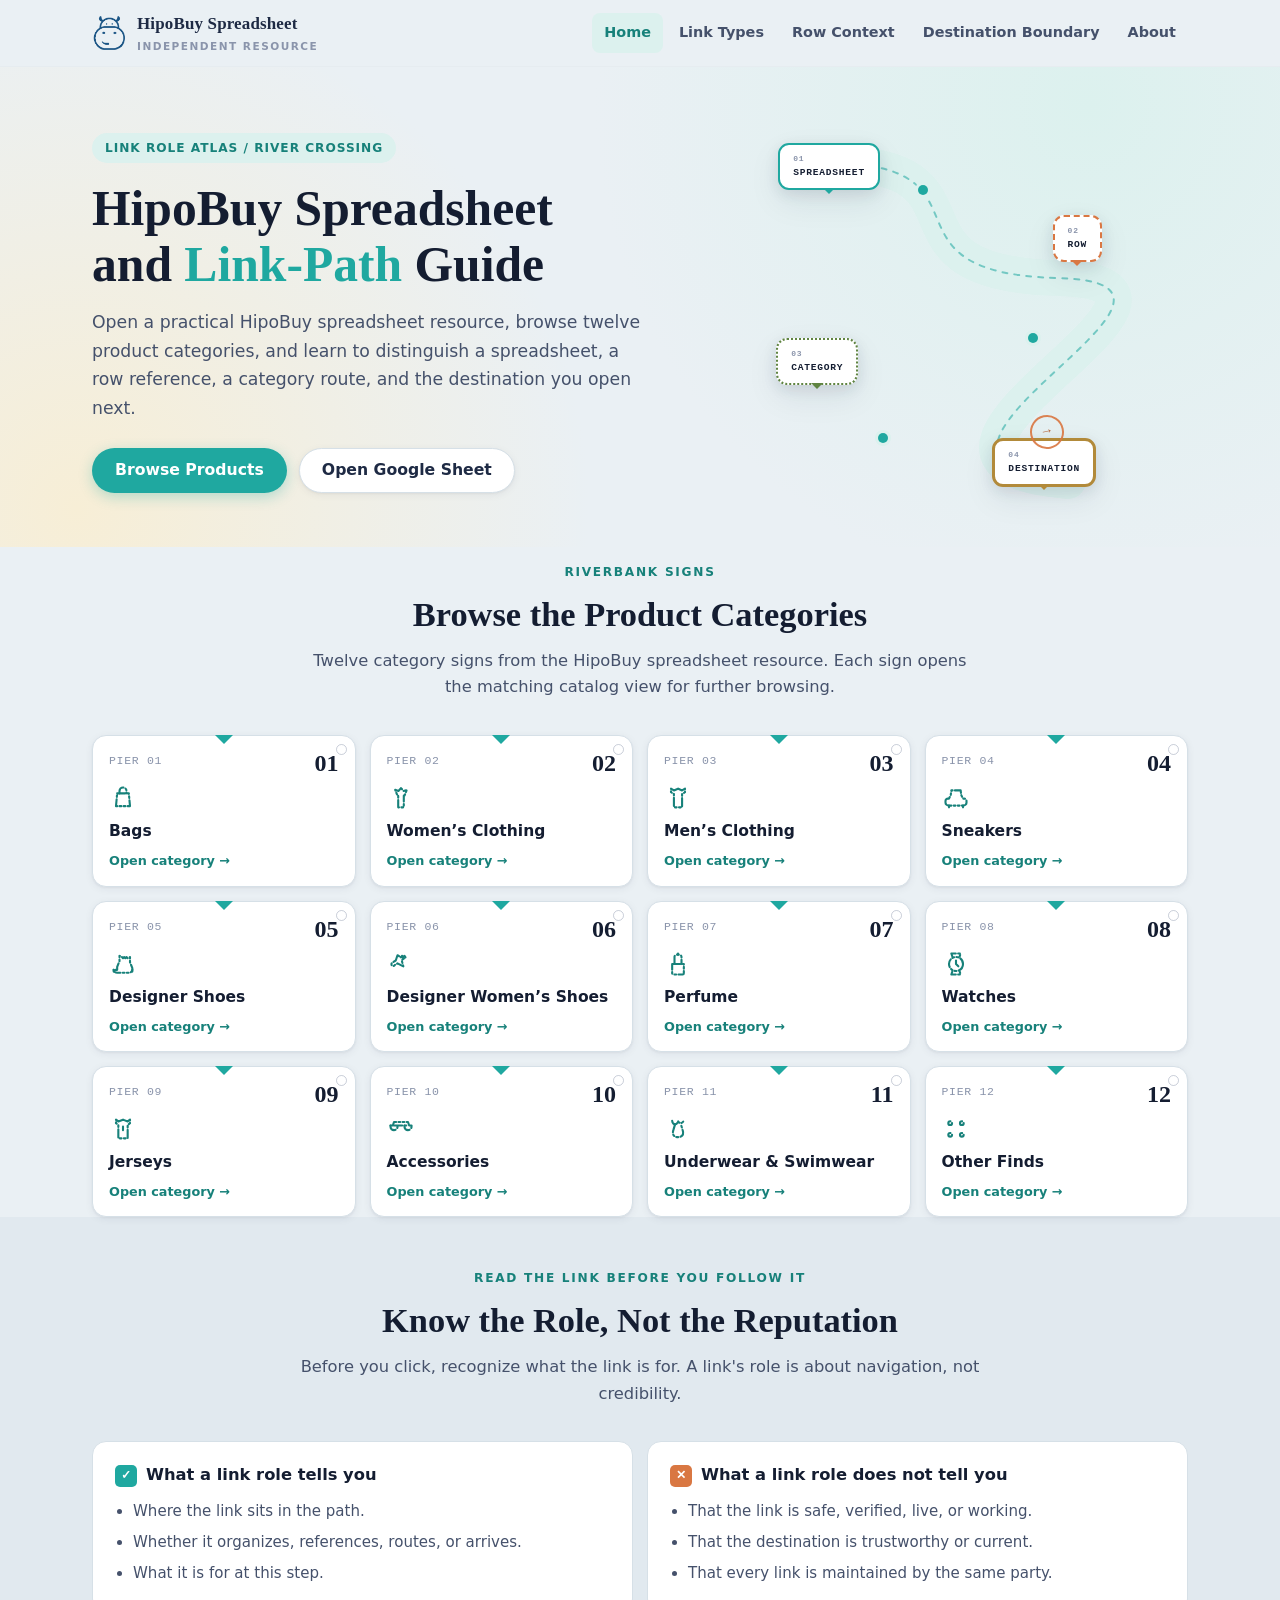
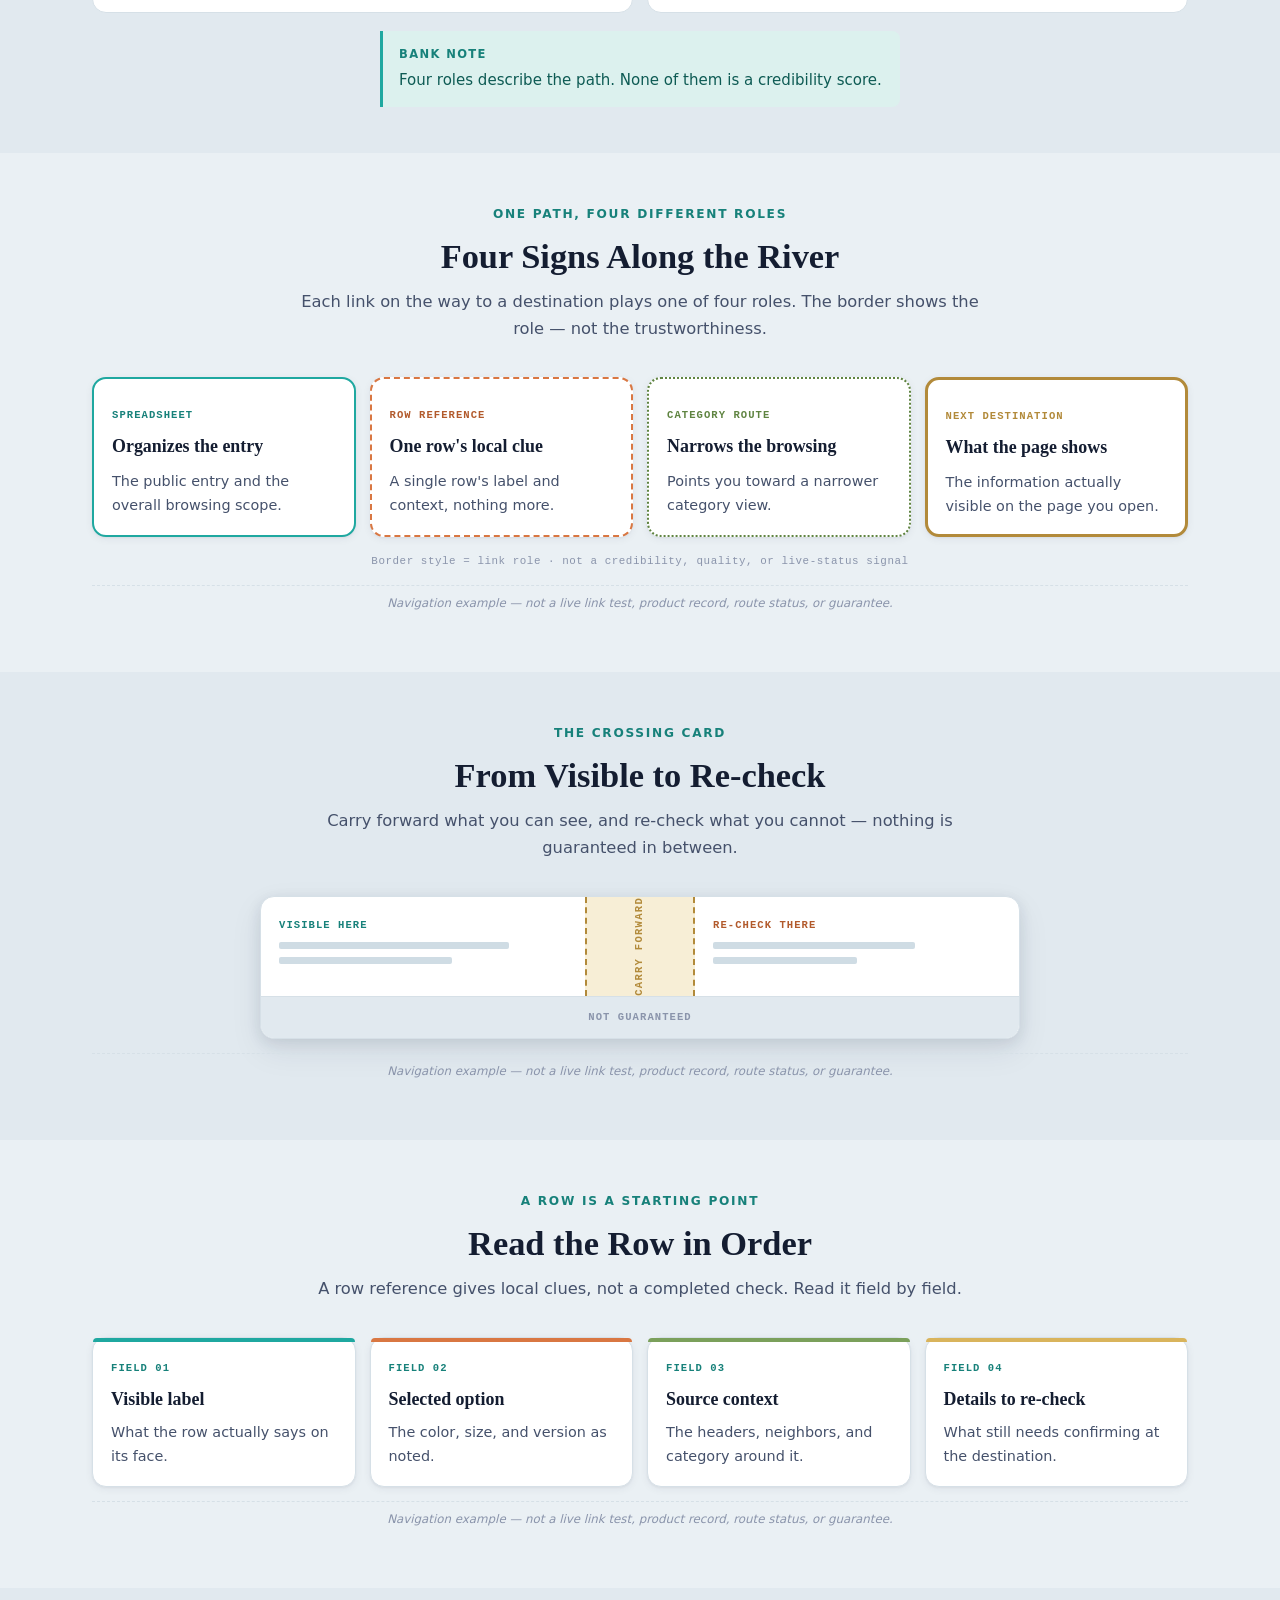
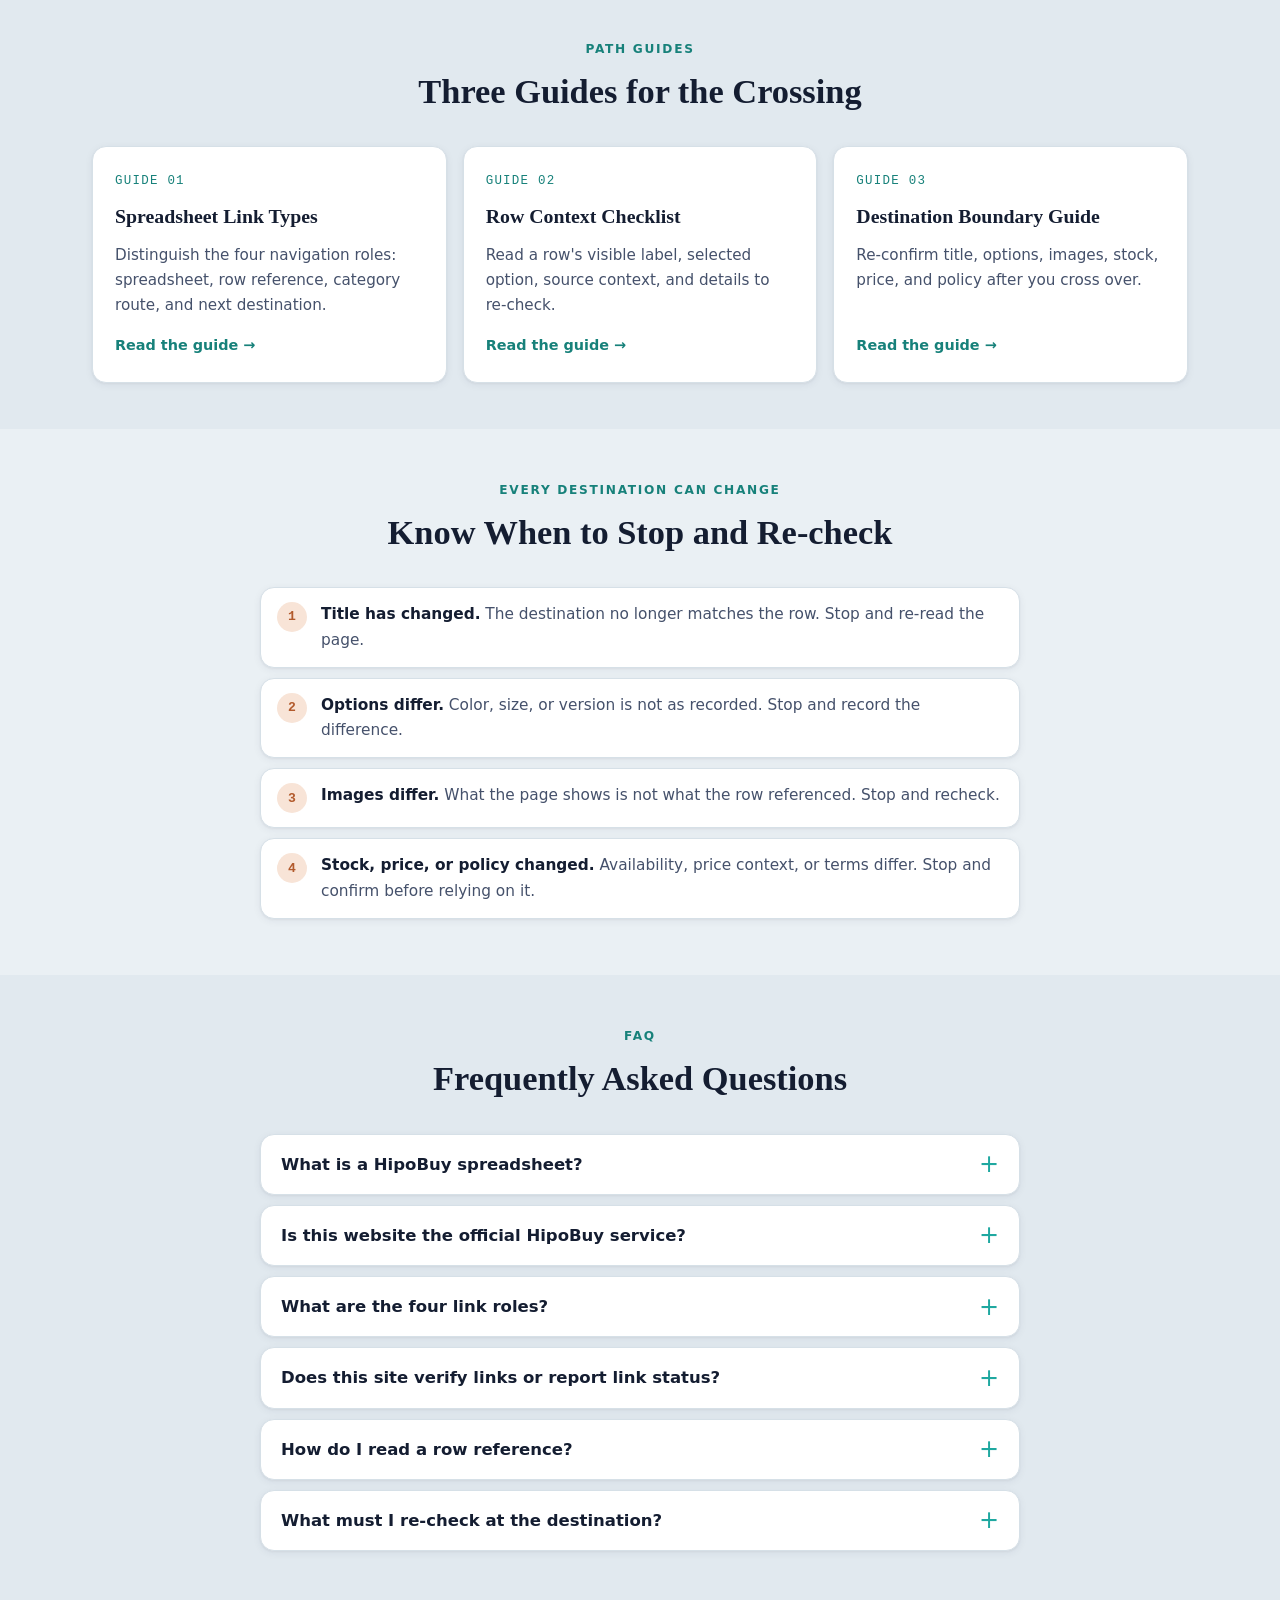
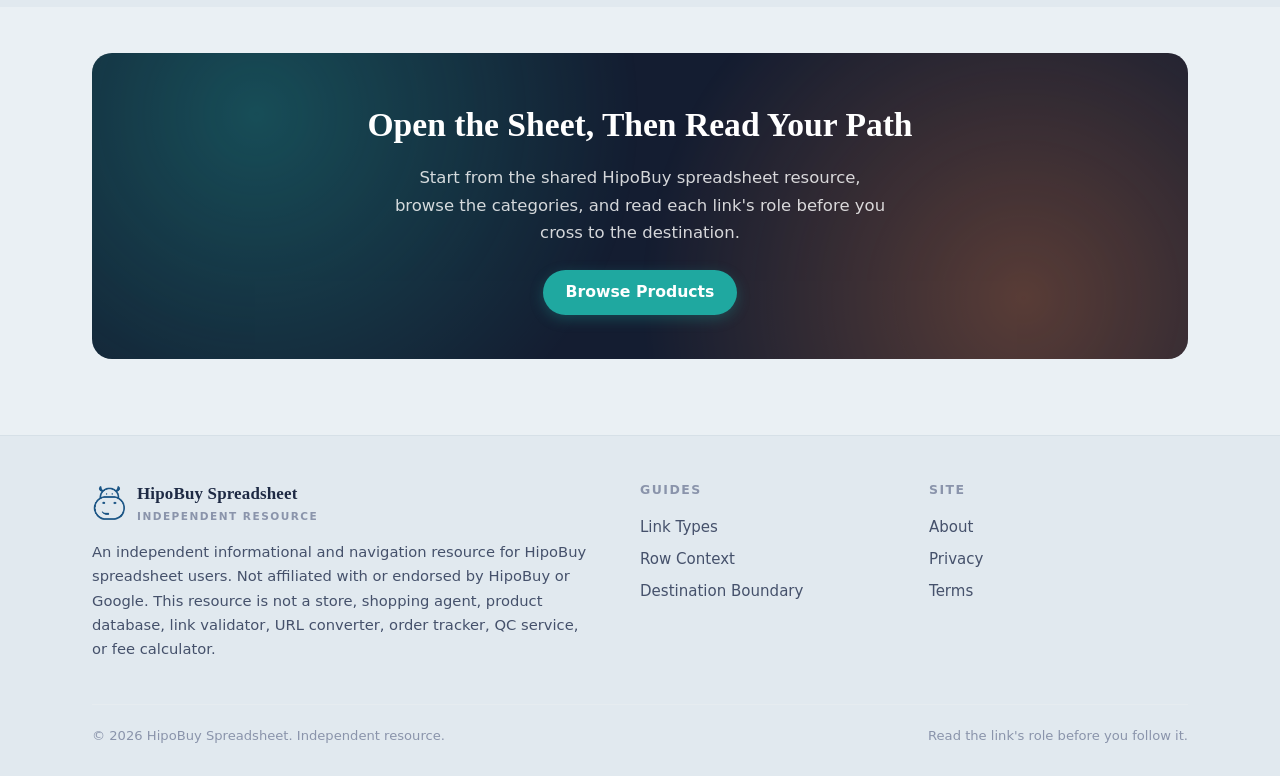
<file: index.html>
<!DOCTYPE html>
<html lang="en">
<head>
  <meta charset="UTF-8">
  <meta name="viewport" content="width=device-width, initial-scale=1.0">
  <script charset="UTF-8" id="LA_COLLECT" src="//sdk.51.la/js-sdk-pro.min.js"></script>
  <script>LA.init({id:"3R7KyZ6nqq0NWQsc",ck:"3R7KyZ6nqq0NWQsc"})</script>
  <meta name="google-site-verification" content="XJH5bWyu3Ub_fdbfXnCgktieLxeAN7sLbtjSL6n2SaM" />
  <title>HipoBuy Spreadsheet &amp; Link-Path Guide | Independent Resource</title>
  <meta name="description" content="Open a practical HipoBuy spreadsheet resource, browse categories, and distinguish a spreadsheet, row reference, category route, and next destination.">
  <link rel="canonical" href="https://repglide.github.io/hipobuy-spreadsheet/">
  <link rel="icon" type="image/png" href="./assets/images/favicon.png">
  <link rel="stylesheet" href="./assets/css/styles.css">

  <!-- Open Graph / Twitter -->
  <meta property="og:type" content="website">
  <meta property="og:url" content="https://repglide.github.io/hipobuy-spreadsheet/">
  <meta property="og:title" content="HipoBuy Spreadsheet &amp; Link-Path Guide | Independent Resource">
  <meta property="og:description" content="Open a practical HipoBuy spreadsheet resource, browse categories, and distinguish a spreadsheet, row reference, category route, and next destination.">
  <meta name="twitter:card" content="summary">
  <meta name="twitter:title" content="HipoBuy Spreadsheet &amp; Link-Path Guide | Independent Resource">
  <meta name="twitter:description" content="Open a practical HipoBuy spreadsheet resource, browse categories, and distinguish a spreadsheet, row reference, category route, and next destination.">

  <!-- JSON-LD Structured Data -->
  <script type="application/ld+json">
  {
    "@context": "https://schema.org",
    "@graph": [
      {
        "@type": "WebSite",
        "@id": "https://repglide.github.io/hipobuy-spreadsheet/#website",
        "url": "https://repglide.github.io/hipobuy-spreadsheet/",
        "name": "HipoBuy Spreadsheet & Link-Path Guide",
        "description": "Independent directory and informational guide for HipoBuy spreadsheet users, built around a Link Role Atlas that distinguishes a spreadsheet, a row reference, a category route, and the next destination."
      },
      {
        "@type": "WebPage",
        "@id": "https://repglide.github.io/hipobuy-spreadsheet/#webpage",
        "url": "https://repglide.github.io/hipobuy-spreadsheet/",
        "name": "HipoBuy Spreadsheet and Link-Path Guide",
        "isPartOf": { "@id": "https://repglide.github.io/hipobuy-spreadsheet/#website" },
        "description": "Open a practical HipoBuy spreadsheet resource, browse categories, and distinguish a spreadsheet, row reference, category route, and next destination."
      },
      {
        "@type": "FAQPage",
        "mainEntity": [
          {
            "@type": "Question",
            "name": "What is a HipoBuy spreadsheet?",
            "acceptedAnswer": {
              "@type": "Answer",
              "text": "A HipoBuy spreadsheet is a shared document that compiles listing references, category groupings, and product links formatted for use with agent shopping services. It is a reference to research, not an official, live, or complete product catalog."
            }
          },
          {
            "@type": "Question",
            "name": "Is this website the official HipoBuy service?",
            "acceptedAnswer": {
              "@type": "Answer",
              "text": "No. This website is an independent informational and navigation resource. It is not affiliated with, endorsed by, or operated by HipoBuy or Google."
            }
          },
          {
            "@type": "Question",
            "name": "What are the four link roles?",
            "acceptedAnswer": {
              "@type": "Answer",
              "text": "Spreadsheet organizes the public entry and overall browsing scope. Row reference provides one row's local clue and context. Category route helps narrow the browsing category. Next destination shows the information actually visible on the current page. These roles describe navigation purpose, not credibility, quality, or live status."
            }
          },
          {
            "@type": "Question",
            "name": "Does this site verify links or report link status?",
            "acceptedAnswer": {
              "@type": "Answer",
              "text": "No. This resource is not a link validator, a URL converter, an order tracker, or a QC service. It does not test links, report live status, or label anything safe, verified, live, or working."
            }
          },
          {
            "@type": "Question",
            "name": "How do I read a row reference?",
            "acceptedAnswer": {
              "@type": "Answer",
              "text": "Read a row in order: the visible label, the selected option, the source context, and the details that still need re-checking. A row is a starting point, not a completed check."
            }
          },
          {
            "@type": "Question",
            "name": "What must I re-check at the destination?",
            "acceptedAnswer": {
              "@type": "Answer",
              "text": "Title, options, images, stock, price, and policy can all change after you leave the current page, so re-confirm them on the destination page you actually open."
            }
          }
        ]
      }
    ]
  }
  </script>
</head>
<body>
  <a href="#main-content" class="skip-link">Skip to main content</a>

  <!-- Header -->
  <header class="site-header">
    <div class="container header-inner">
      <a href="./index.html" class="brand" aria-label="HipoBuy Spreadsheet Home">
        <img src="./assets/images/logo.png" alt="HipoBuy logo" width="34" height="34">
        <span class="brand-name">HipoBuy Spreadsheet<small>Independent Resource</small></span>
      </a>
      <button class="mobile-nav-toggle" aria-expanded="false" aria-label="Toggle navigation menu">
        <svg viewBox="0 0 24 24" fill="none" stroke="currentColor" stroke-width="2" width="22" height="22"><line x1="3" y1="6" x2="21" y2="6"></line><line x1="3" y1="12" x2="21" y2="12"></line><line x1="3" y1="18" x2="21" y2="18"></line></svg>
      </button>
      <nav class="main-nav" aria-label="Primary Navigation">
        <ul>
          <li><a href="./index.html" class="active">Home</a></li>
          <li><a href="./spreadsheet-link-types/">Link Types</a></li>
          <li><a href="./row-context-checklist/">Row Context</a></li>
          <li><a href="./destination-boundary-guide/">Destination Boundary</a></li>
          <li><a href="./about/">About</a></li>
        </ul>
      </nav>
    </div>
  </header>

  <main id="main-content">
    <!-- Hero -->
    <section class="hero-section">
      <div class="container hero-grid">
        <div>
          <span class="hero-badge">Link Role Atlas / River Crossing</span>
          <h1 class="hero-title">HipoBuy Spreadsheet and <em>Link-Path</em> Guide</h1>
          <p class="hero-description">Open a practical HipoBuy spreadsheet resource, browse twelve product categories, and learn to distinguish a spreadsheet, a row reference, a category route, and the destination you open next.</p>
          <div class="hero-actions">
            <a href="https://repglide.com/?agent=hipobuy" class="btn btn-primary" target="_blank" rel="nofollow noopener">Browse Products</a>
            <a href="https://docs.google.com/spreadsheets/d/1uQTUbyTbiXE8UWRcFkqmGeQvpUA7N_ya/edit?usp=sharing&amp;ouid=102900013243329745539&amp;rtpof=true&amp;sd=true" class="btn btn-secondary" target="_blank" rel="noopener">Open Google Sheet</a>
          </div>
        </div>
        <div class="hero-visual" aria-hidden="true">
          <div class="river-map">
            <svg class="river-svg" viewBox="0 0 340 380" preserveAspectRatio="xMidYMid meet">
              <path d="M30 40 C250 30, 90 150, 290 155 S 70 340, 300 358" fill="none" stroke="#DCF1EE" stroke-width="36" stroke-linecap="round"></path>
              <path d="M30 40 C250 30, 90 150, 290 155 S 70 340, 300 358" fill="none" stroke="#1FA8A0" stroke-width="2" stroke-dasharray="5 7" opacity="0.55" stroke-linecap="round"></path>
            </svg>
            <span class="sign sign-spreadsheet"><span class="s-tag">01</span>Spreadsheet</span>
            <span class="sign sign-row"><span class="s-tag">02</span>Row</span>
            <span class="sign sign-category"><span class="s-tag">03</span>Category</span>
            <span class="sign sign-destination"><span class="s-tag">04</span>Destination</span>
            <span class="route-token rt-1"></span>
            <span class="route-token rt-2"></span>
            <span class="route-token rt-3"></span>
            <span class="destination-stamp">→</span>
          </div>
        </div>
      </div>
    </section>

    <!-- Product Categories (immediately after Hero) -->
    <section class="categories-section" id="categories" aria-labelledby="cat-heading">
      <div class="container">
        <div class="section-header">
          <span class="eyebrow">Riverbank Signs</span>
          <h2 class="section-title" id="cat-heading">Browse the Product Categories</h2>
          <p class="section-lead">Twelve category signs from the HipoBuy spreadsheet resource. Each sign opens the matching catalog view for further browsing.</p>
        </div>

        <div class="cat-grid">
          <a class="cat-card" href="https://repglide.com/category/bags?agent=hipobuy" target="_blank" rel="nofollow noopener">
            <span class="cat-top"><span class="cat-code">PIER 01</span><span class="cat-spec">01</span></span>
            <span class="cat-icon" aria-hidden="true"><svg viewBox="0 0 24 24" fill="none" stroke="currentColor" stroke-width="1.8" stroke-linecap="round" stroke-linejoin="round" stroke-dasharray="7 2 1.5 2 1.5 2"><path d="M7 8h10l1 11H6L7 8Z"/><path d="M9 8V6a3 3 0 0 1 6 0v2"/></svg></span>
            <span class="cat-name">Bags</span>
            <span class="cat-arrow">Open category →</span>
          </a>
          <a class="cat-card" href="https://repglide.com/category/womens-clothing?agent=hipobuy" target="_blank" rel="nofollow noopener">
            <span class="cat-top"><span class="cat-code">PIER 02</span><span class="cat-spec">02</span></span>
            <span class="cat-icon" aria-hidden="true"><svg viewBox="0 0 24 24" fill="none" stroke="currentColor" stroke-width="1.8" stroke-linecap="round" stroke-linejoin="round" stroke-dasharray="7 2 1.5 2 1.5 2"><path d="M12 3.5 9.8 6 7 5l2 5h.6V20h4.8V10H15l2-5-2.8 1L12 3.5Z"/></svg></span>
            <span class="cat-name">Women&rsquo;s Clothing</span>
            <span class="cat-arrow">Open category →</span>
          </a>
          <a class="cat-card" href="https://repglide.com/category/mens-clothing?agent=hipobuy" target="_blank" rel="nofollow noopener">
            <span class="cat-top"><span class="cat-code">PIER 03</span><span class="cat-spec">03</span></span>
            <span class="cat-icon" aria-hidden="true"><svg viewBox="0 0 24 24" fill="none" stroke="currentColor" stroke-width="1.8" stroke-linecap="round" stroke-linejoin="round" stroke-dasharray="7 2 1.5 2 1.5 2"><path d="M12 4 8.5 5.5 6 4v3l2.5 1.5V20h7V8.5L18 7V4l-2.5 1.5L12 4Z"/></svg></span>
            <span class="cat-name">Men&rsquo;s Clothing</span>
            <span class="cat-arrow">Open category →</span>
          </a>
          <a class="cat-card" href="https://repglide.com/category/sneakers?agent=hipobuy" target="_blank" rel="nofollow noopener">
            <span class="cat-top"><span class="cat-code">PIER 04</span><span class="cat-spec">04</span></span>
            <span class="cat-icon" aria-hidden="true"><svg viewBox="0 0 24 24" fill="none" stroke="currentColor" stroke-width="1.8" stroke-linecap="round" stroke-linejoin="round" stroke-dasharray="7 2 1.5 2 1.5 2"><path d="M3 16v-1.5c0-1 1-2 2-2h1l1.5-3L8 5.5h8l.5 4L18 12.5h1c1 0 2 1 2 2V16c0 1.5-1.5 2.5-3 2.5H6c-1.5 0-3-1-3-2.5Z"/><path d="M6 18.5V20M18 18.5V20"/></svg></span>
            <span class="cat-name">Sneakers</span>
            <span class="cat-arrow">Open category →</span>
          </a>
          <a class="cat-card" href="https://repglide.com/category/designer-shoes?agent=hipobuy" target="_blank" rel="nofollow noopener">
            <span class="cat-top"><span class="cat-code">PIER 05</span><span class="cat-spec">05</span></span>
            <span class="cat-icon" aria-hidden="true"><svg viewBox="0 0 24 24" fill="none" stroke="currentColor" stroke-width="1.8" stroke-linecap="round" stroke-linejoin="round" stroke-dasharray="7 2 1.5 2 1.5 2"><path d="M4 17c0 1.5 1.5 2.5 3 2.5h10c1.5 0 3-1 3-2.5v-1.5l-2-5V6l-2 1-1-1-1 1-1-1-1 1-1-1-2-1v4.5l-2 5V17Z"/><path d="M4 17v1.5M20 17v1.5"/></svg></span>
            <span class="cat-name">Designer Shoes</span>
            <span class="cat-arrow">Open category →</span>
          </a>
          <a class="cat-card" href="https://repglide.com/category/designer-womens-shoes?agent=hipobuy" target="_blank" rel="nofollow noopener">
            <span class="cat-top"><span class="cat-code">PIER 06</span><span class="cat-spec">06</span></span>
            <span class="cat-icon" aria-hidden="true"><svg viewBox="0 0 24 24" fill="none" stroke="currentColor" stroke-width="1.8" stroke-linecap="round" stroke-linejoin="round" stroke-dasharray="7 2 1.5 2 1.5 2"><path d="M9 4.5 7.5 9 5 10.5c-1 .5-1.5 1.5-1 2.5s2 1 2.5 0L9 11.5 14 14l-1.5-5.5L16 6.5 15 5l-1.5 1.5L13 5l-1.5 1.5L10 5 9 4.5Z"/></svg></span>
            <span class="cat-name">Designer Women&rsquo;s Shoes</span>
            <span class="cat-arrow">Open category →</span>
          </a>
          <a class="cat-card" href="https://repglide.com/category/perfume?agent=hipobuy" target="_blank" rel="nofollow noopener">
            <span class="cat-top"><span class="cat-code">PIER 07</span><span class="cat-spec">07</span></span>
            <span class="cat-icon" aria-hidden="true"><svg viewBox="0 0 24 24" fill="none" stroke="currentColor" stroke-width="1.8" stroke-linecap="round" stroke-linejoin="round" stroke-dasharray="7 2 1.5 2 1.5 2"><path d="M9 12V6a2 2 0 0 1 2-2h2a2 2 0 0 1 2 2v6"/><path d="M7 12h10v8a1 1 0 0 1-1 1H8a1 1 0 0 1-1-1v-8Z"/><path d="M12 4V3"/></svg></span>
            <span class="cat-name">Perfume</span>
            <span class="cat-arrow">Open category →</span>
          </a>
          <a class="cat-card" href="https://repglide.com/category/watches?agent=hipobuy" target="_blank" rel="nofollow noopener">
            <span class="cat-top"><span class="cat-code">PIER 08</span><span class="cat-spec">08</span></span>
            <span class="cat-icon" aria-hidden="true"><svg viewBox="0 0 24 24" fill="none" stroke="currentColor" stroke-width="1.8" stroke-linecap="round" stroke-linejoin="round" stroke-dasharray="7 2 1.5 2 1.5 2"><circle cx="12" cy="12" r="6"/><path d="M12 9v3l2 2"/><path d="M9 6 8 3h8l-1 3"/><path d="M9 18l-1 3h8l-1-3"/></svg></span>
            <span class="cat-name">Watches</span>
            <span class="cat-arrow">Open category →</span>
          </a>
          <a class="cat-card" href="https://repglide.com/category/jerseys?agent=hipobuy" target="_blank" rel="nofollow noopener">
            <span class="cat-top"><span class="cat-code">PIER 09</span><span class="cat-spec">09</span></span>
            <span class="cat-icon" aria-hidden="true"><svg viewBox="0 0 24 24" fill="none" stroke="currentColor" stroke-width="1.8" stroke-linecap="round" stroke-linejoin="round" stroke-dasharray="7 2 1.5 2 1.5 2"><path d="M12 4 8 5.5 6 4v3l2 1.5V20h8V8.5L18 7V4l-2 1.5L12 4Z"/><path d="M12 10v3"/></svg></span>
            <span class="cat-name">Jerseys</span>
            <span class="cat-arrow">Open category →</span>
          </a>
          <a class="cat-card" href="https://repglide.com/category/accessories?agent=hipobuy" target="_blank" rel="nofollow noopener">
            <span class="cat-top"><span class="cat-code">PIER 10</span><span class="cat-spec">10</span></span>
            <span class="cat-icon" aria-hidden="true"><svg viewBox="0 0 24 24" fill="none" stroke="currentColor" stroke-width="1.8" stroke-linecap="round" stroke-linejoin="round" stroke-dasharray="7 2 1.5 2 1.5 2"><path d="M3 9h2l1-3h12l1 3h2"/><path d="M3 9v1a3 3 0 0 0 6 0V9"/><path d="M15 9v1a3 3 0 0 0 6 0V9"/><path d="M6 9h12"/></svg></span>
            <span class="cat-name">Accessories</span>
            <span class="cat-arrow">Open category →</span>
          </a>
          <a class="cat-card" href="https://repglide.com/category/underwear-swimwear?agent=hipobuy" target="_blank" rel="nofollow noopener">
            <span class="cat-top"><span class="cat-code">PIER 11</span><span class="cat-spec">11</span></span>
            <span class="cat-icon" aria-hidden="true"><svg viewBox="0 0 24 24" fill="none" stroke="currentColor" stroke-width="1.8" stroke-linecap="round" stroke-linejoin="round" stroke-dasharray="7 2 1.5 2 1.5 2"><path d="M7 5c0 2 1.5 3 2.5 3S12 7 12 5c0 1 1.5 2 2.5 2S17 5 17 5"/><path d="M9.5 8 8 13c-1 3 0 6 4 6s5-3 4-6l-1.5-5"/></svg></span>
            <span class="cat-name">Underwear &amp; Swimwear</span>
            <span class="cat-arrow">Open category →</span>
          </a>
          <a class="cat-card" href="https://repglide.com/category/other?agent=hipobuy" target="_blank" rel="nofollow noopener">
            <span class="cat-top"><span class="cat-code">PIER 12</span><span class="cat-spec">12</span></span>
            <span class="cat-icon" aria-hidden="true"><svg viewBox="0 0 24 24" fill="none" stroke="currentColor" stroke-width="1.8" stroke-linecap="round" stroke-linejoin="round" stroke-dasharray="7 2 1.5 2 1.5 2"><circle cx="7" cy="7" r="1.6"/><circle cx="17" cy="7" r="1.6"/><circle cx="7" cy="17" r="1.6"/><circle cx="17" cy="17" r="1.6"/></svg></span>
            <span class="cat-name">Other Finds</span>
            <span class="cat-arrow">Open category →</span>
          </a>
        </div>
      </div>
    </section>

    <!-- Read the Link Before You Follow It -->
    <section class="section section-alt" id="read-link" aria-labelledby="rl-heading">
      <div class="container">
        <div class="section-header">
          <span class="eyebrow">Read the Link Before You Follow It</span>
          <h2 class="section-title" id="rl-heading">Know the Role, Not the Reputation</h2>
          <p class="section-lead">Before you click, recognize what the link is for. A link's role is about navigation, not credibility.</p>
        </div>
        <div class="duo-grid">
          <div class="duo-col is-a">
            <h3><span class="mark">✓</span>What a link role tells you</h3>
            <ul>
              <li>Where the link sits in the path.</li>
              <li>Whether it organizes, references, routes, or arrives.</li>
              <li>What it is for at this step.</li>
            </ul>
          </div>
          <div class="duo-col is-b">
            <h3><span class="mark">✕</span>What a link role does not tell you</h3>
            <ul>
              <li>That the link is safe, verified, live, or working.</li>
              <li>That the destination is trustworthy or current.</li>
              <li>That every link is maintained by the same party.</li>
            </ul>
          </div>
        </div>
        <div class="frame-note" style="max-width:520px;margin:18px auto 0;"><strong>Bank note</strong>Four roles describe the path. None of them is a credibility score.</div>
      </div>
    </section>

    <!-- One Path, Four Different Roles -->
    <section class="section" id="four-roles" aria-labelledby="fr-heading">
      <div class="container">
        <div class="section-header">
          <span class="eyebrow">One Path, Four Different Roles</span>
          <h2 class="section-title" id="fr-heading">Four Signs Along the River</h2>
          <p class="section-lead">Each link on the way to a destination plays one of four roles. The border shows the role — not the trustworthiness.</p>
        </div>

        <div class="role-grid">
          <div class="role-card r-spreadsheet">
            <span class="r-label">Spreadsheet</span>
            <h3>Organizes the entry</h3>
            <p>The public entry and the overall browsing scope.</p>
          </div>
          <div class="role-card r-row">
            <span class="r-label">Row reference</span>
            <h3>One row's local clue</h3>
            <p>A single row's label and context, nothing more.</p>
          </div>
          <div class="role-card r-category">
            <span class="r-label">Category route</span>
            <h3>Narrows the browsing</h3>
            <p>Points you toward a narrower category view.</p>
          </div>
          <div class="role-card r-destination">
            <span class="r-label">Next destination</span>
            <h3>What the page shows</h3>
            <p>The information actually visible on the page you open.</p>
          </div>
        </div>
        <p class="role-legend">Border style = link role · not a credibility, quality, or live-status signal</p>
        <p class="example-flag" style="display:block;text-align:center;">Navigation example — not a live link test, product record, route status, or guarantee.</p>
      </div>
    </section>

    <!-- The Crossing Card -->
    <section class="section section-alt" id="crossing-card" aria-labelledby="cc-heading">
      <div class="container">
        <div class="section-header">
          <span class="eyebrow">The Crossing Card</span>
          <h2 class="section-title" id="cc-heading">From Visible to Re-check</h2>
          <p class="section-lead">Carry forward what you can see, and re-check what you cannot — nothing is guaranteed in between.</p>
        </div>

        <div class="crossing-card" aria-hidden="true">
          <div class="cc-top">
            <div class="cc-bank cc-left">
              <span class="cc-label">Visible here</span>
              <span class="cc-line w80"></span>
              <span class="cc-line w60"></span>
            </div>
            <div class="cc-bridge">
              <span class="bridge-tab">Carry forward</span>
            </div>
            <div class="cc-bank cc-right">
              <span class="cc-label">Re-check there</span>
              <span class="cc-line w70"></span>
              <span class="cc-line w50"></span>
            </div>
          </div>
          <div class="cc-footer">Not guaranteed</div>
        </div>
        <p class="example-flag" style="display:block;text-align:center;">Navigation example — not a live link test, product record, route status, or guarantee.</p>
      </div>
    </section>

    <!-- A Row Is a Starting Point -->
    <section class="section" id="row-start" aria-labelledby="rs-heading">
      <div class="container">
        <div class="section-header">
          <span class="eyebrow">A Row Is a Starting Point</span>
          <h2 class="section-title" id="rs-heading">Read the Row in Order</h2>
          <p class="section-lead">A row reference gives local clues, not a completed check. Read it field by field.</p>
        </div>

        <div class="context-grid">
          <div class="context-step" data-c="1">
            <span class="c-num">Field 01</span>
            <h3>Visible label</h3>
            <p>What the row actually says on its face.</p>
          </div>
          <div class="context-step" data-c="2">
            <span class="c-num">Field 02</span>
            <h3>Selected option</h3>
            <p>The color, size, and version as noted.</p>
          </div>
          <div class="context-step" data-c="3">
            <span class="c-num">Field 03</span>
            <h3>Source context</h3>
            <p>The headers, neighbors, and category around it.</p>
          </div>
          <div class="context-step" data-c="4">
            <span class="c-num">Field 04</span>
            <h3>Details to re-check</h3>
            <p>What still needs confirming at the destination.</p>
          </div>
        </div>
        <p class="example-flag" style="display:block;text-align:center;">Navigation example — not a live link test, product record, route status, or guarantee.</p>
      </div>
    </section>

    <!-- Guide entries -->
    <section class="section section-alt" id="guides" aria-labelledby="guides-heading">
      <div class="container">
        <div class="section-header">
          <span class="eyebrow">Path Guides</span>
          <h2 class="section-title" id="guides-heading">Three Guides for the Crossing</h2>
        </div>
        <div class="guide-grid">
          <a class="guide-card" href="./spreadsheet-link-types/">
            <span class="guide-num">GUIDE 01</span>
            <h3>Spreadsheet Link Types</h3>
            <p>Distinguish the four navigation roles: spreadsheet, row reference, category route, and next destination.</p>
            <span class="guide-cta">Read the guide →</span>
          </a>
          <a class="guide-card" href="./row-context-checklist/">
            <span class="guide-num">GUIDE 02</span>
            <h3>Row Context Checklist</h3>
            <p>Read a row's visible label, selected option, source context, and details to re-check.</p>
            <span class="guide-cta">Read the guide →</span>
          </a>
          <a class="guide-card" href="./destination-boundary-guide/">
            <span class="guide-num">GUIDE 03</span>
            <h3>Destination Boundary Guide</h3>
            <p>Re-confirm title, options, images, stock, price, and policy after you cross over.</p>
            <span class="guide-cta">Read the guide →</span>
          </a>
        </div>
      </div>
    </section>

    <!-- Every Destination Can Change -->
    <section class="section" id="dest-change" aria-labelledby="dc-heading">
      <div class="container">
        <div class="section-header">
          <span class="eyebrow">Every Destination Can Change</span>
          <h2 class="section-title" id="dc-heading">Know When to Stop and Re-check</h2>
        </div>
        <ul class="stop-list">
          <li><span class="s-num">1</span><p><strong>Title has changed.</strong> The destination no longer matches the row. Stop and re-read the page.</p></li>
          <li><span class="s-num">2</span><p><strong>Options differ.</strong> Color, size, or version is not as recorded. Stop and record the difference.</p></li>
          <li><span class="s-num">3</span><p><strong>Images differ.</strong> What the page shows is not what the row referenced. Stop and recheck.</p></li>
          <li><span class="s-num">4</span><p><strong>Stock, price, or policy changed.</strong> Availability, price context, or terms differ. Stop and confirm before relying on it.</p></li>
        </ul>
      </div>
    </section>

    <!-- FAQ -->
    <section class="section section-alt" id="faq" aria-labelledby="faq-heading">
      <div class="container">
        <div class="section-header">
          <span class="eyebrow">FAQ</span>
          <h2 class="section-title" id="faq-heading">Frequently Asked Questions</h2>
        </div>
        <div class="faq-list">
          <details class="faq-item">
            <summary>What is a HipoBuy spreadsheet?</summary>
            <div class="faq-body"><p>A HipoBuy spreadsheet is a shared document that compiles listing references, category groupings, and product links formatted for use with agent shopping services. It is a reference to research, not an official, live, or complete product catalog.</p></div>
          </details>
          <details class="faq-item">
            <summary>Is this website the official HipoBuy service?</summary>
            <div class="faq-body"><p>No. This website is an independent informational and navigation resource. It is not affiliated with, endorsed by, or operated by HipoBuy or Google.</p></div>
          </details>
          <details class="faq-item">
            <summary>What are the four link roles?</summary>
            <div class="faq-body"><p>Spreadsheet organizes the public entry and overall browsing scope. Row reference provides one row's local clue and context. Category route helps narrow the browsing category. Next destination shows the information actually visible on the current page. These roles describe navigation purpose, not credibility, quality, or live status.</p></div>
          </details>
          <details class="faq-item">
            <summary>Does this site verify links or report link status?</summary>
            <div class="faq-body"><p>No. This resource is not a link validator, a URL converter, an order tracker, or a QC service. It does not test links, report live status, or label anything safe, verified, live, or working.</p></div>
          </details>
          <details class="faq-item">
            <summary>How do I read a row reference?</summary>
            <div class="faq-body"><p>Read a row in order: the visible label, the selected option, the source context, and the details that still need re-checking. A row is a starting point, not a completed check.</p></div>
          </details>
          <details class="faq-item">
            <summary>What must I re-check at the destination?</summary>
            <div class="faq-body"><p>Title, options, images, stock, price, and policy can all change after you leave the current page, so re-confirm them on the destination page you actually open.</p></div>
          </details>
        </div>
      </div>
    </section>

    <!-- Final CTA -->
    <section class="section" aria-labelledby="cta-heading">
      <div class="container">
        <div class="final-cta">
          <h2 id="cta-heading">Open the Sheet, Then Read Your Path</h2>
          <p>Start from the shared HipoBuy spreadsheet resource, browse the categories, and read each link's role before you cross to the destination.</p>
          <a href="https://repglide.com/?agent=hipobuy" class="btn btn-primary" target="_blank" rel="nofollow noopener">Browse Products</a>
        </div>
      </div>
    </section>
  </main>

  <!-- Footer -->
  <footer class="site-footer">
    <div class="container">
      <div class="footer-grid">
        <div class="footer-brand">
          <a href="./index.html" class="brand" aria-label="HipoBuy Spreadsheet Home">
            <img src="./assets/images/logo.png" alt="HipoBuy logo" width="30" height="30">
            <span class="brand-name">HipoBuy Spreadsheet<small>Independent Resource</small></span>
          </a>
          <p>An independent informational and navigation resource for HipoBuy spreadsheet users. Not affiliated with or endorsed by HipoBuy or Google. This resource is not a store, shopping agent, product database, link validator, URL converter, order tracker, QC service, or fee calculator.</p>
        </div>
        <div class="footer-col">
          <h4>Guides</h4>
          <ul>
            <li><a href="./spreadsheet-link-types/">Link Types</a></li>
            <li><a href="./row-context-checklist/">Row Context</a></li>
            <li><a href="./destination-boundary-guide/">Destination Boundary</a></li>
          </ul>
        </div>
        <div class="footer-col">
          <h4>Site</h4>
          <ul>
            <li><a href="./about/">About</a></li>
            <li><a href="./privacy/">Privacy</a></li>
            <li><a href="./terms/">Terms</a></li>
          </ul>
        </div>
      </div>
      <div class="footer-bottom">
        <span>&copy; <span id="year">2026</span> HipoBuy Spreadsheet. Independent resource.</span>
        <span>Read the link's role before you follow it.</span>
      </div>
    </div>
  </footer>

  <script src="./assets/js/main.js"></script>
</body>
</html>
</file>
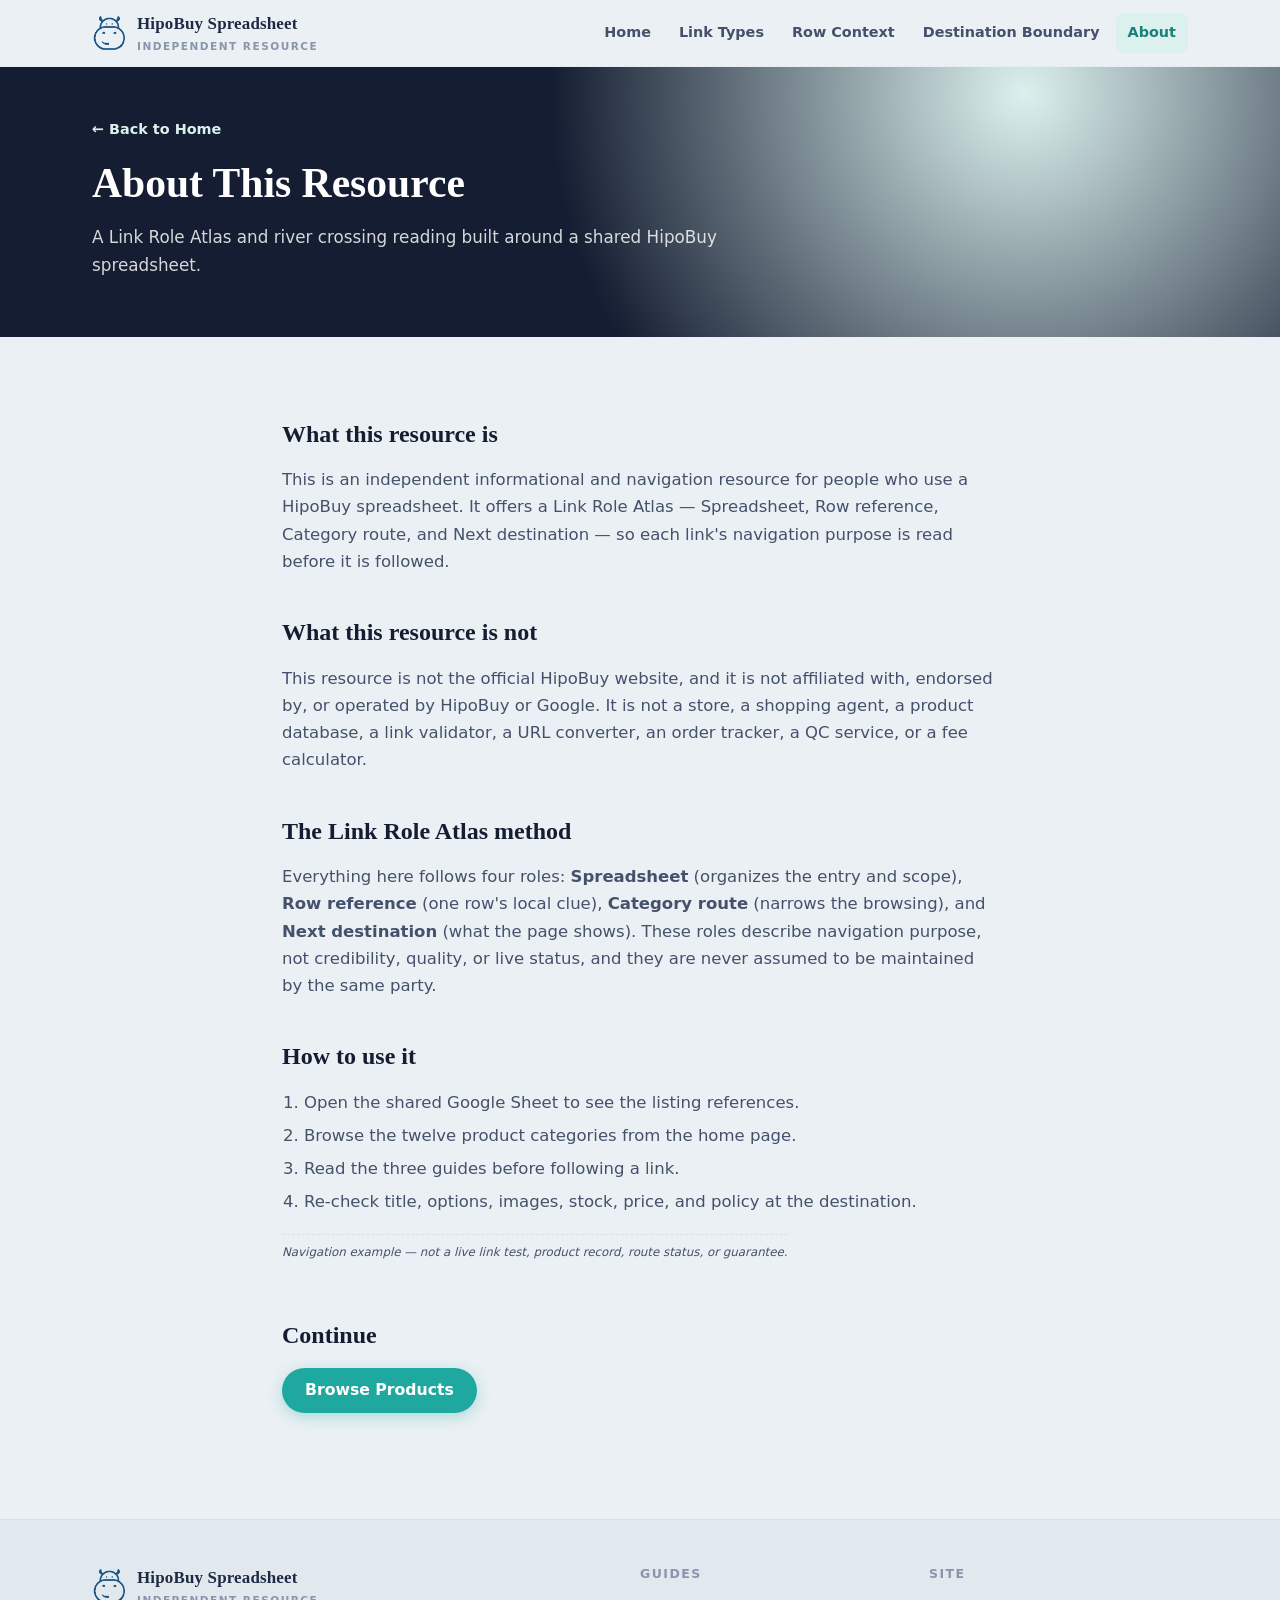
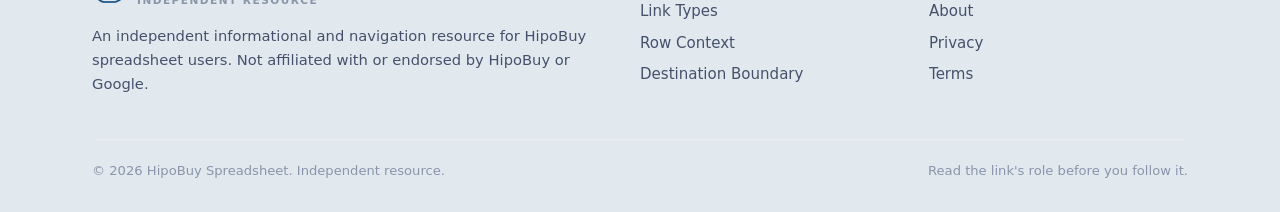
<file: about/index.html>
<!DOCTYPE html>
<html lang="en">
<head>
  <meta charset="UTF-8">
  <meta name="viewport" content="width=device-width, initial-scale=1.0">
  <title>About | HipoBuy Spreadsheet</title>
  <meta name="description" content="About this independent HipoBuy spreadsheet resource: a Link Role Atlas and river crossing reading, not an official HipoBuy service.">
  <link rel="canonical" href="https://repglide.github.io/hipobuy-spreadsheet/about/">
  <link rel="icon" type="image/png" href="../assets/images/favicon.png">
  <link rel="stylesheet" href="../assets/css/styles.css">
  <meta name="robots" content="index, follow">
</head>
<body>
  <a href="#main-content" class="skip-link">Skip to main content</a>

  <header class="site-header">
    <div class="container header-inner">
      <a href="../index.html" class="brand" aria-label="HipoBuy Spreadsheet Home">
        <img src="../assets/images/logo.png" alt="HipoBuy logo" width="34" height="34">
        <span class="brand-name">HipoBuy Spreadsheet<small>Independent Resource</small></span>
      </a>
      <button class="mobile-nav-toggle" aria-expanded="false" aria-label="Toggle navigation menu">
        <svg viewBox="0 0 24 24" fill="none" stroke="currentColor" stroke-width="2" width="22" height="22"><line x1="3" y1="6" x2="21" y2="6"></line><line x1="3" y1="12" x2="21" y2="12"></line><line x1="3" y1="18" x2="21" y2="18"></line></svg>
      </button>
      <nav class="main-nav" aria-label="Primary Navigation">
        <ul>
          <li><a href="../index.html">Home</a></li>
          <li><a href="../spreadsheet-link-types/">Link Types</a></li>
          <li><a href="../row-context-checklist/">Row Context</a></li>
          <li><a href="../destination-boundary-guide/">Destination Boundary</a></li>
          <li><a href="../about/" class="active">About</a></li>
        </ul>
      </nav>
    </div>
  </header>

  <main id="main-content">
    <section class="page-hero">
      <div class="container">
        <a class="back-link" href="../index.html">← Back to Home</a>
        <h1>About This Resource</h1>
        <p>A Link Role Atlas and river crossing reading built around a shared HipoBuy spreadsheet.</p>
      </div>
    </section>

    <div class="article-body">
      <h2>What this resource is</h2>
      <p>This is an independent informational and navigation resource for people who use a HipoBuy spreadsheet. It offers a Link Role Atlas — Spreadsheet, Row reference, Category route, and Next destination — so each link's navigation purpose is read before it is followed.</p>

      <h2>What this resource is not</h2>
      <p>This resource is not the official HipoBuy website, and it is not affiliated with, endorsed by, or operated by HipoBuy or Google. It is not a store, a shopping agent, a product database, a link validator, a URL converter, an order tracker, a QC service, or a fee calculator.</p>

      <h2>The Link Role Atlas method</h2>
      <p>Everything here follows four roles: <strong>Spreadsheet</strong> (organizes the entry and scope), <strong>Row reference</strong> (one row's local clue), <strong>Category route</strong> (narrows the browsing), and <strong>Next destination</strong> (what the page shows). These roles describe navigation purpose, not credibility, quality, or live status, and they are never assumed to be maintained by the same party.</p>

      <h2>How to use it</h2>
      <ol>
        <li>Open the shared Google Sheet to see the listing references.</li>
        <li>Browse the twelve product categories from the home page.</li>
        <li>Read the three guides before following a link.</li>
        <li>Re-check title, options, images, stock, price, and policy at the destination.</li>
      </ol>

      <p class="example-flag">Navigation example — not a live link test, product record, route status, or guarantee.</p>

      <h2>Continue</h2>
      <p><a href="https://repglide.com/?agent=hipobuy" class="btn btn-primary" target="_blank" rel="nofollow noopener">Browse Products</a></p>
    </div>
  </main>

  <footer class="site-footer">
    <div class="container">
      <div class="footer-grid">
        <div class="footer-brand">
          <a href="../index.html" class="brand" aria-label="HipoBuy Spreadsheet Home">
            <img src="../assets/images/logo.png" alt="HipoBuy logo" width="30" height="30">
            <span class="brand-name">HipoBuy Spreadsheet<small>Independent Resource</small></span>
          </a>
          <p>An independent informational and navigation resource for HipoBuy spreadsheet users. Not affiliated with or endorsed by HipoBuy or Google.</p>
        </div>
        <div class="footer-col">
          <h4>Guides</h4>
          <ul>
            <li><a href="../spreadsheet-link-types/">Link Types</a></li>
            <li><a href="../row-context-checklist/">Row Context</a></li>
            <li><a href="../destination-boundary-guide/">Destination Boundary</a></li>
          </ul>
        </div>
        <div class="footer-col">
          <h4>Site</h4>
          <ul>
            <li><a href="../about/">About</a></li>
            <li><a href="../privacy/">Privacy</a></li>
            <li><a href="../terms/">Terms</a></li>
          </ul>
        </div>
      </div>
      <div class="footer-bottom">
        <span>&copy; <span id="year">2026</span> HipoBuy Spreadsheet. Independent resource.</span>
        <span>Read the link's role before you follow it.</span>
      </div>
    </div>
  </footer>

  <script src="../assets/js/main.js"></script>
</body>
</html>
</file>
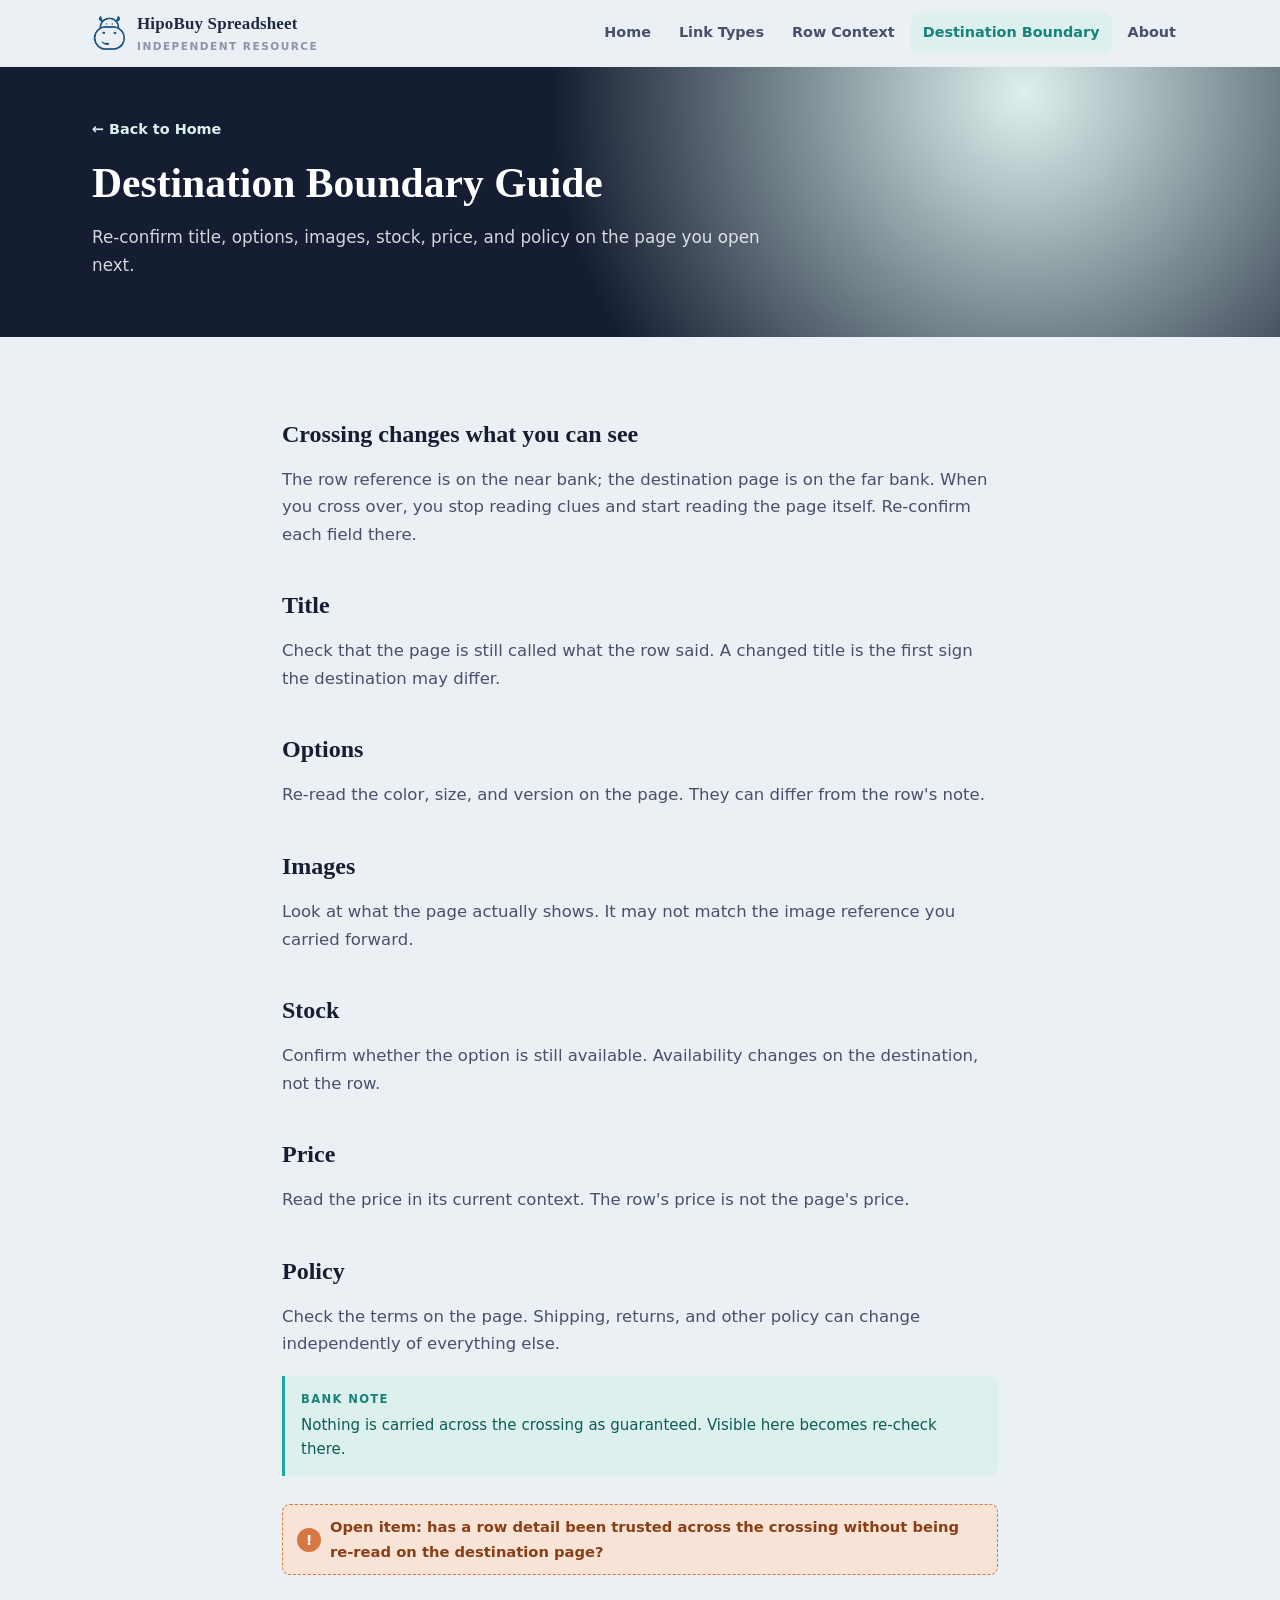
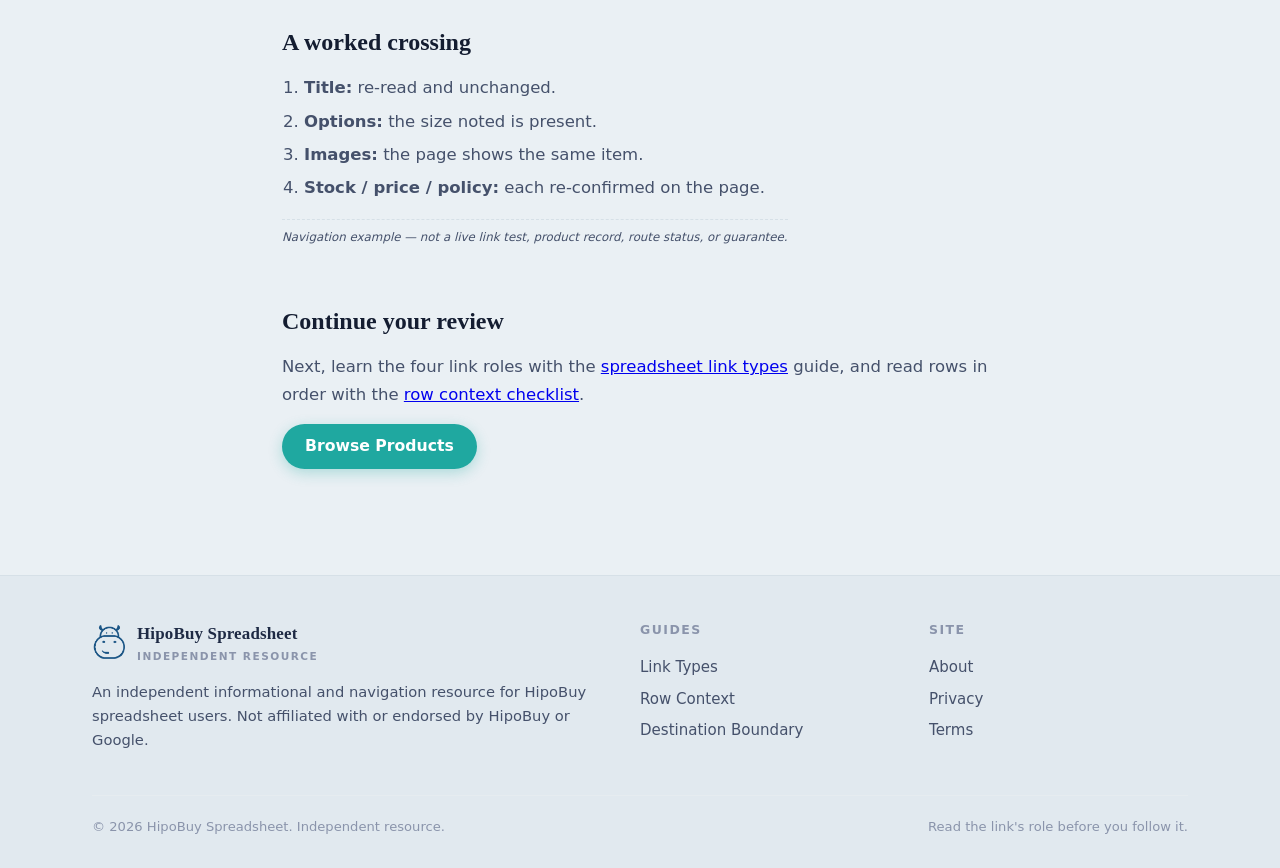
<file: destination-boundary-guide/index.html>
<!DOCTYPE html>
<html lang="en">
<head>
  <meta charset="UTF-8">
  <meta name="viewport" content="width=device-width, initial-scale=1.0">
  <title>Destination Boundary Guide | HipoBuy Spreadsheet</title>
  <meta name="description" content="Re-confirm title, options, images, stock, price, and policy on the HipoBuy destination page after you leave the current page.">
  <link rel="canonical" href="https://repglide.github.io/hipobuy-spreadsheet/destination-boundary-guide/">
  <link rel="icon" type="image/png" href="../assets/images/favicon.png">
  <link rel="stylesheet" href="../assets/css/styles.css">

  <meta property="og:type" content="article">
  <meta property="og:url" content="https://repglide.github.io/hipobuy-spreadsheet/destination-boundary-guide/">
  <meta property="og:title" content="Destination Boundary Guide | HipoBuy Spreadsheet">
  <meta property="og:description" content="Re-confirm title, options, images, stock, price, and policy on the HipoBuy destination page after you leave the current page.">
  <meta name="twitter:card" content="summary">

  <script type="application/ld+json">
  {
    "@context": "https://schema.org",
    "@graph": [
      { "@type": "WebSite", "@id": "https://repglide.github.io/hipobuy-spreadsheet/#website", "url": "https://repglide.github.io/hipobuy-spreadsheet/", "name": "HipoBuy Spreadsheet & Link-Path Guide" },
      { "@type": "BreadcrumbList", "itemListElement": [
        { "@type": "ListItem", "position": 1, "name": "Home", "item": "https://repglide.github.io/hipobuy-spreadsheet/" },
        { "@type": "ListItem", "position": 2, "name": "Destination Boundary Guide", "item": "https://repglide.github.io/hipobuy-spreadsheet/destination-boundary-guide/" }
      ]},
      { "@type": "Article", "@id": "https://repglide.github.io/hipobuy-spreadsheet/destination-boundary-guide/#article", "headline": "Destination Boundary Guide", "description": "Re-confirm title, options, images, stock, price, and policy on the HipoBuy destination page after you leave the current page.", "isPartOf": { "@id": "https://repglide.github.io/hipobuy-spreadsheet/#website" } }
    ]
  }
  </script>
</head>
<body>
  <a href="#main-content" class="skip-link">Skip to main content</a>

  <header class="site-header">
    <div class="container header-inner">
      <a href="../index.html" class="brand" aria-label="HipoBuy Spreadsheet Home">
        <img src="../assets/images/logo.png" alt="HipoBuy logo" width="34" height="34">
        <span class="brand-name">HipoBuy Spreadsheet<small>Independent Resource</small></span>
      </a>
      <button class="mobile-nav-toggle" aria-expanded="false" aria-label="Toggle navigation menu">
        <svg viewBox="0 0 24 24" fill="none" stroke="currentColor" stroke-width="2" width="22" height="22"><line x1="3" y1="6" x2="21" y2="6"></line><line x1="3" y1="12" x2="21" y2="12"></line><line x1="3" y1="18" x2="21" y2="18"></line></svg>
      </button>
      <nav class="main-nav" aria-label="Primary Navigation">
        <ul>
          <li><a href="../index.html">Home</a></li>
          <li><a href="../spreadsheet-link-types/">Link Types</a></li>
          <li><a href="../row-context-checklist/">Row Context</a></li>
          <li><a href="../destination-boundary-guide/" class="active">Destination Boundary</a></li>
          <li><a href="../about/">About</a></li>
        </ul>
      </nav>
    </div>
  </header>

  <main id="main-content">
    <section class="page-hero">
      <div class="container">
        <a class="back-link" href="../index.html">← Back to Home</a>
        <h1>Destination Boundary Guide</h1>
        <p>Re-confirm title, options, images, stock, price, and policy on the page you open next.</p>
      </div>
    </section>

    <div class="article-body">
      <h2>Crossing changes what you can see</h2>
      <p>The row reference is on the near bank; the destination page is on the far bank. When you cross over, you stop reading clues and start reading the page itself. Re-confirm each field there.</p>

      <h2>Title</h2>
      <p>Check that the page is still called what the row said. A changed title is the first sign the destination may differ.</p>

      <h2>Options</h2>
      <p>Re-read the color, size, and version on the page. They can differ from the row's note.</p>

      <h2>Images</h2>
      <p>Look at what the page actually shows. It may not match the image reference you carried forward.</p>

      <h2>Stock</h2>
      <p>Confirm whether the option is still available. Availability changes on the destination, not the row.</p>

      <h2>Price</h2>
      <p>Read the price in its current context. The row's price is not the page's price.</p>

      <h2>Policy</h2>
      <p>Check the terms on the page. Shipping, returns, and other policy can change independently of everything else.</p>

      <div class="frame-note"><strong>Bank note</strong>Nothing is carried across the crossing as guaranteed. Visible here becomes re-check there.</div>

      <div class="terra-note"><span class="qmark">!</span>Open item: has a row detail been trusted across the crossing without being re-read on the destination page?</div>

      <h2>A worked crossing</h2>
      <ol>
        <li><strong>Title:</strong> re-read and unchanged.</li>
        <li><strong>Options:</strong> the size noted is present.</li>
        <li><strong>Images:</strong> the page shows the same item.</li>
        <li><strong>Stock / price / policy:</strong> each re-confirmed on the page.</li>
      </ol>
      <p class="example-flag">Navigation example — not a live link test, product record, route status, or guarantee.</p>

      <h2>Continue your review</h2>
      <p>Next, learn the four link roles with the <a href="../spreadsheet-link-types/">spreadsheet link types</a> guide, and read rows in order with the <a href="../row-context-checklist/">row context checklist</a>.</p>
      <p><a href="https://repglide.com/?agent=hipobuy" class="btn btn-primary" target="_blank" rel="nofollow noopener">Browse Products</a></p>
    </div>
  </main>

  <footer class="site-footer">
    <div class="container">
      <div class="footer-grid">
        <div class="footer-brand">
          <a href="../index.html" class="brand" aria-label="HipoBuy Spreadsheet Home">
            <img src="../assets/images/logo.png" alt="HipoBuy logo" width="30" height="30">
            <span class="brand-name">HipoBuy Spreadsheet<small>Independent Resource</small></span>
          </a>
          <p>An independent informational and navigation resource for HipoBuy spreadsheet users. Not affiliated with or endorsed by HipoBuy or Google.</p>
        </div>
        <div class="footer-col">
          <h4>Guides</h4>
          <ul>
            <li><a href="../spreadsheet-link-types/">Link Types</a></li>
            <li><a href="../row-context-checklist/">Row Context</a></li>
            <li><a href="../destination-boundary-guide/">Destination Boundary</a></li>
          </ul>
        </div>
        <div class="footer-col">
          <h4>Site</h4>
          <ul>
            <li><a href="../about/">About</a></li>
            <li><a href="../privacy/">Privacy</a></li>
            <li><a href="../terms/">Terms</a></li>
          </ul>
        </div>
      </div>
      <div class="footer-bottom">
        <span>&copy; <span id="year">2026</span> HipoBuy Spreadsheet. Independent resource.</span>
        <span>Read the link's role before you follow it.</span>
      </div>
    </div>
  </footer>

  <script src="../assets/js/main.js"></script>
</body>
</html>
</file>
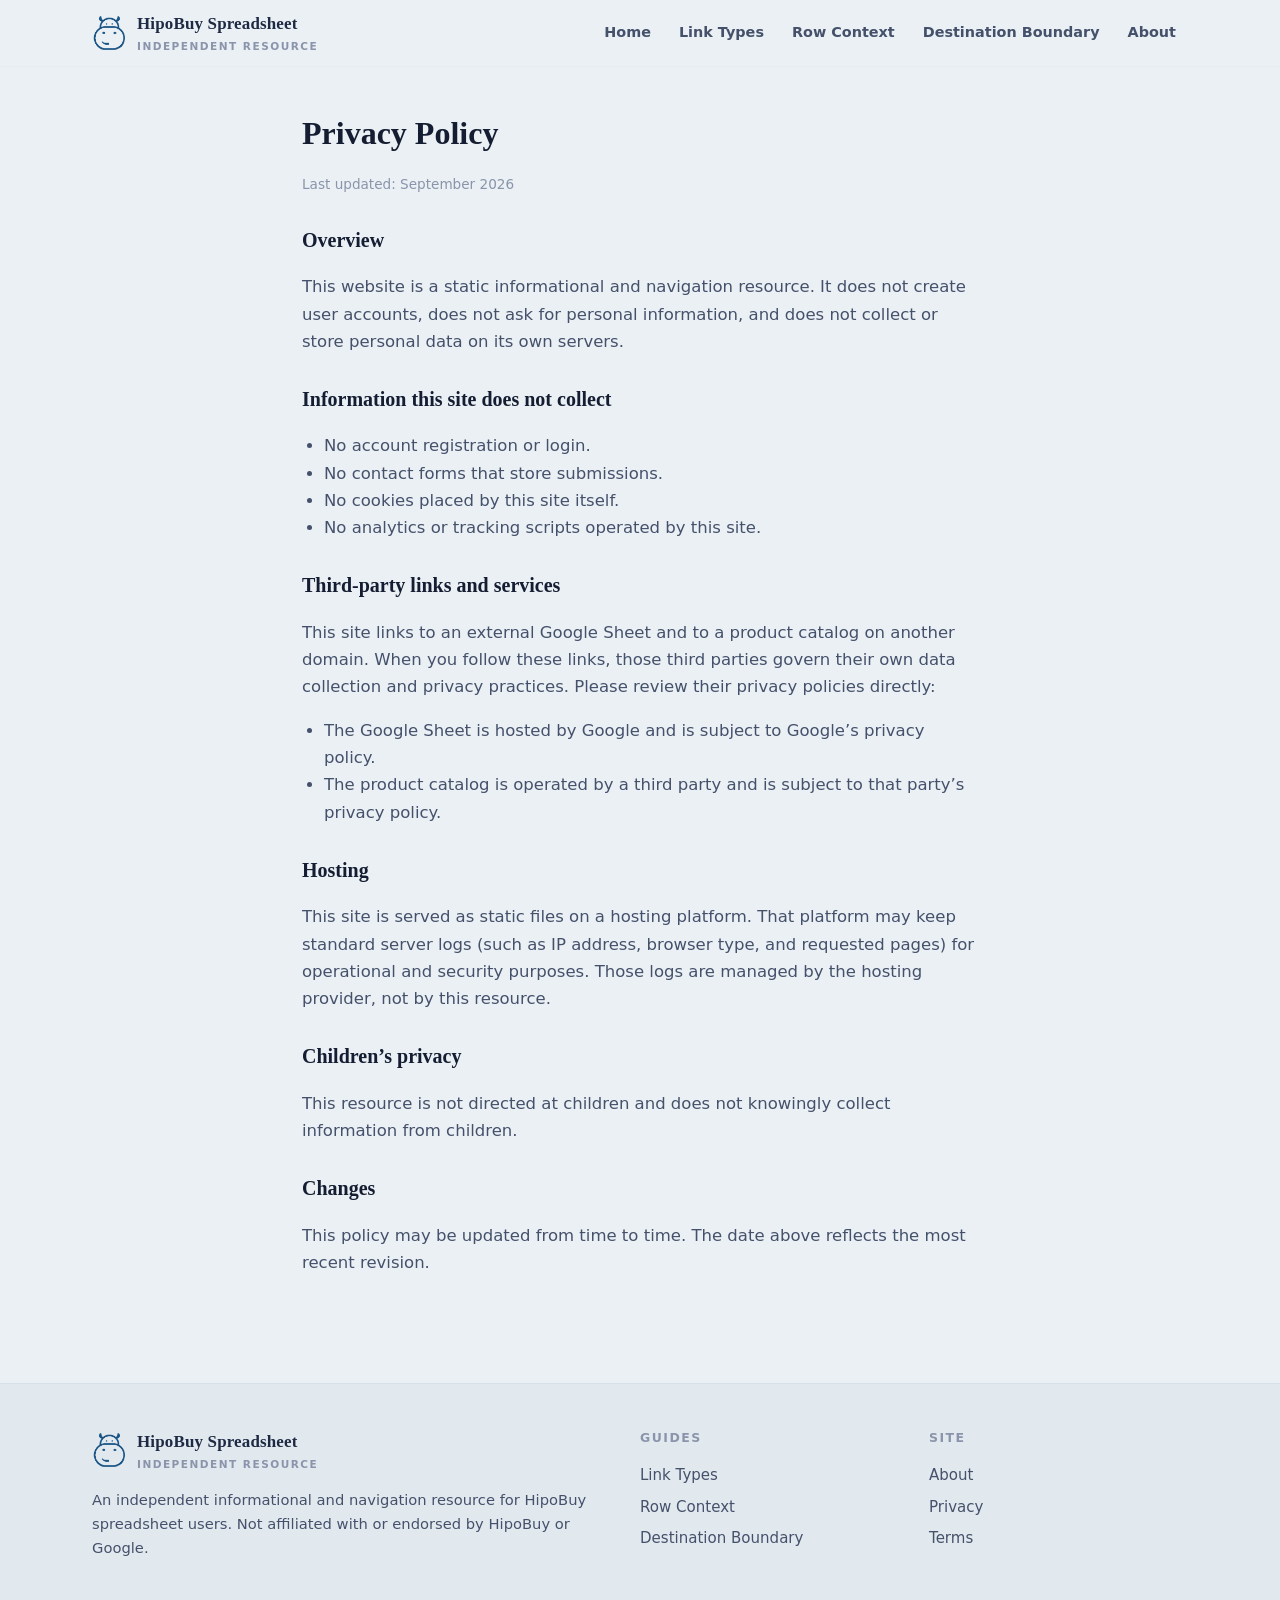
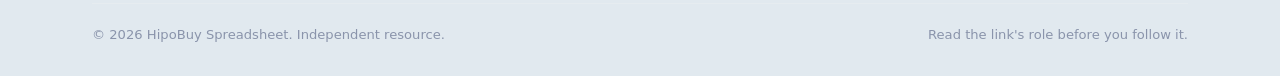
<file: privacy/index.html>
<!DOCTYPE html>
<html lang="en">
<head>
  <meta charset="UTF-8">
  <meta name="viewport" content="width=device-width, initial-scale=1.0">
  <title>Privacy Policy | HipoBuy Spreadsheet</title>
  <meta name="description" content="Privacy policy for the HipoBuy Spreadsheet independent resource.">
  <link rel="canonical" href="https://repglide.github.io/hipobuy-spreadsheet/privacy/">
  <link rel="icon" type="image/png" href="../assets/images/favicon.png">
  <link rel="stylesheet" href="../assets/css/styles.css">
  <meta name="robots" content="index, follow">
</head>
<body>
  <a href="#main-content" class="skip-link">Skip to main content</a>

  <header class="site-header">
    <div class="container header-inner">
      <a href="../index.html" class="brand" aria-label="HipoBuy Spreadsheet Home">
        <img src="../assets/images/logo.png" alt="HipoBuy logo" width="34" height="34">
        <span class="brand-name">HipoBuy Spreadsheet<small>Independent Resource</small></span>
      </a>
      <button class="mobile-nav-toggle" aria-expanded="false" aria-label="Toggle navigation menu">
        <svg viewBox="0 0 24 24" fill="none" stroke="currentColor" stroke-width="2" width="22" height="22"><line x1="3" y1="6" x2="21" y2="6"></line><line x1="3" y1="12" x2="21" y2="12"></line><line x1="3" y1="18" x2="21" y2="18"></line></svg>
      </button>
      <nav class="main-nav" aria-label="Primary Navigation">
        <ul>
          <li><a href="../index.html">Home</a></li>
          <li><a href="../spreadsheet-link-types/">Link Types</a></li>
          <li><a href="../row-context-checklist/">Row Context</a></li>
          <li><a href="../destination-boundary-guide/">Destination Boundary</a></li>
          <li><a href="../about/">About</a></li>
        </ul>
      </nav>
    </div>
  </header>

  <main id="main-content">
    <div class="legal-body">
      <h1>Privacy Policy</h1>
      <p class="legal-date">Last updated: September 2026</p>

      <h2>Overview</h2>
      <p>This website is a static informational and navigation resource. It does not create user accounts, does not ask for personal information, and does not collect or store personal data on its own servers.</p>

      <h2>Information this site does not collect</h2>
      <ul>
        <li>No account registration or login.</li>
        <li>No contact forms that store submissions.</li>
        <li>No cookies placed by this site itself.</li>
        <li>No analytics or tracking scripts operated by this site.</li>
      </ul>

      <h2>Third-party links and services</h2>
      <p>This site links to an external Google Sheet and to a product catalog on another domain. When you follow these links, those third parties govern their own data collection and privacy practices. Please review their privacy policies directly:</p>
      <ul>
        <li>The Google Sheet is hosted by Google and is subject to Google&rsquo;s privacy policy.</li>
        <li>The product catalog is operated by a third party and is subject to that party&rsquo;s privacy policy.</li>
      </ul>

      <h2>Hosting</h2>
      <p>This site is served as static files on a hosting platform. That platform may keep standard server logs (such as IP address, browser type, and requested pages) for operational and security purposes. Those logs are managed by the hosting provider, not by this resource.</p>

      <h2>Children&rsquo;s privacy</h2>
      <p>This resource is not directed at children and does not knowingly collect information from children.</p>

      <h2>Changes</h2>
      <p>This policy may be updated from time to time. The date above reflects the most recent revision.</p>
    </div>
  </main>

  <footer class="site-footer">
    <div class="container">
      <div class="footer-grid">
        <div class="footer-brand">
          <a href="../index.html" class="brand" aria-label="HipoBuy Spreadsheet Home">
            <img src="../assets/images/logo.png" alt="HipoBuy logo" width="30" height="30">
            <span class="brand-name">HipoBuy Spreadsheet<small>Independent Resource</small></span>
          </a>
          <p>An independent informational and navigation resource for HipoBuy spreadsheet users. Not affiliated with or endorsed by HipoBuy or Google.</p>
        </div>
        <div class="footer-col">
          <h4>Guides</h4>
          <ul>
            <li><a href="../spreadsheet-link-types/">Link Types</a></li>
            <li><a href="../row-context-checklist/">Row Context</a></li>
            <li><a href="../destination-boundary-guide/">Destination Boundary</a></li>
          </ul>
        </div>
        <div class="footer-col">
          <h4>Site</h4>
          <ul>
            <li><a href="../about/">About</a></li>
            <li><a href="../privacy/">Privacy</a></li>
            <li><a href="../terms/">Terms</a></li>
          </ul>
        </div>
      </div>
      <div class="footer-bottom">
        <span>&copy; <span id="year">2026</span> HipoBuy Spreadsheet. Independent resource.</span>
        <span>Read the link's role before you follow it.</span>
      </div>
    </div>
  </footer>

  <script src="../assets/js/main.js"></script>
</body>
</html>
</file>
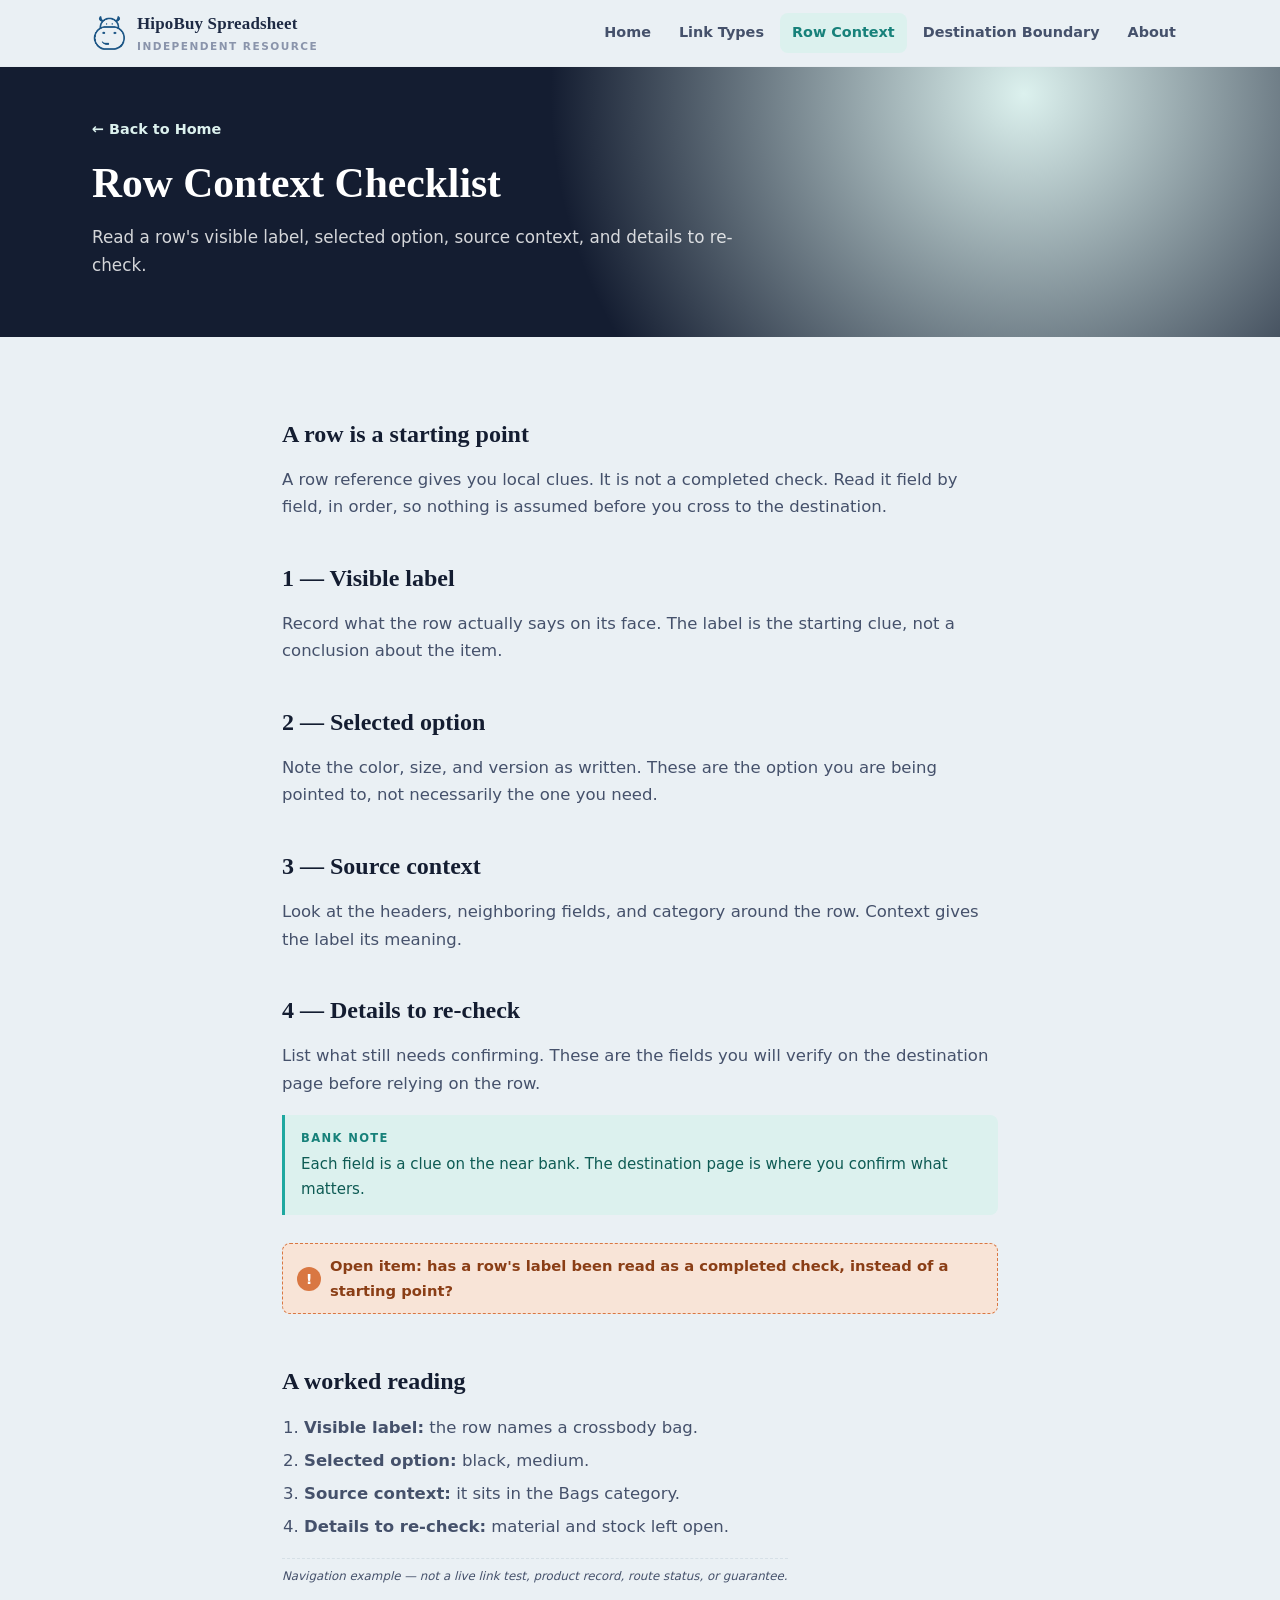
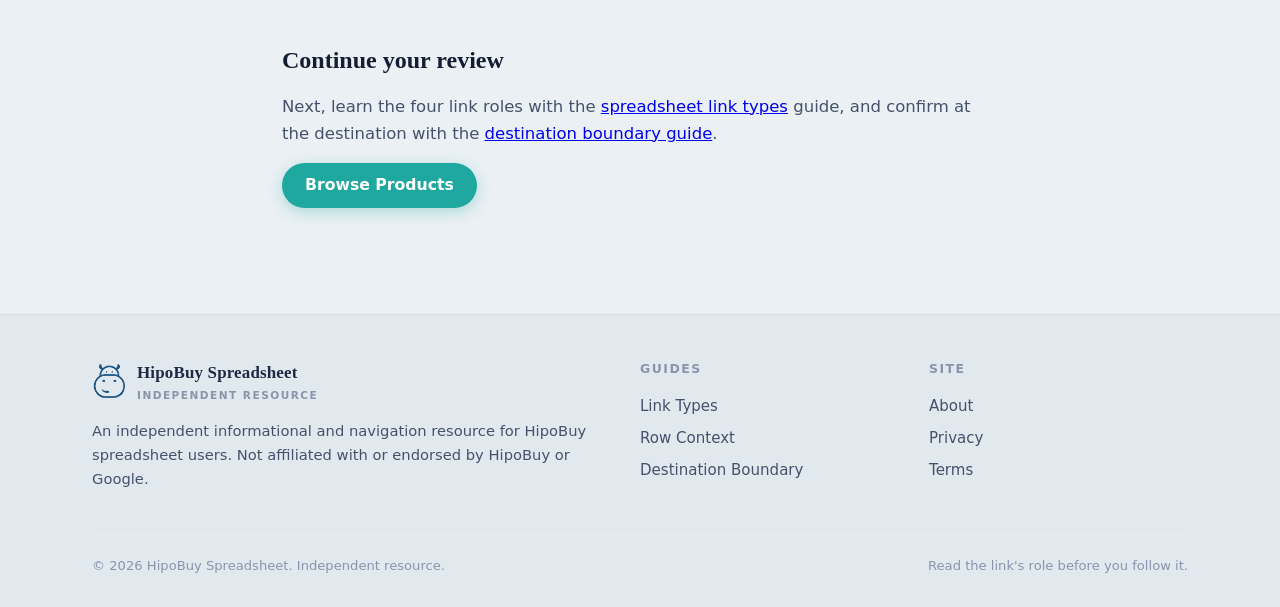
<file: row-context-checklist/index.html>
<!DOCTYPE html>
<html lang="en">
<head>
  <meta charset="UTF-8">
  <meta name="viewport" content="width=device-width, initial-scale=1.0">
  <title>Row Context Checklist | HipoBuy Spreadsheet</title>
  <meta name="description" content="Read a HipoBuy spreadsheet row's visible label, selected option, source context, and details to re-check.">
  <link rel="canonical" href="https://repglide.github.io/hipobuy-spreadsheet/row-context-checklist/">
  <link rel="icon" type="image/png" href="../assets/images/favicon.png">
  <link rel="stylesheet" href="../assets/css/styles.css">

  <meta property="og:type" content="article">
  <meta property="og:url" content="https://repglide.github.io/hipobuy-spreadsheet/row-context-checklist/">
  <meta property="og:title" content="Row Context Checklist | HipoBuy Spreadsheet">
  <meta property="og:description" content="Read a HipoBuy spreadsheet row's visible label, selected option, source context, and details to re-check.">
  <meta name="twitter:card" content="summary">

  <script type="application/ld+json">
  {
    "@context": "https://schema.org",
    "@graph": [
      { "@type": "WebSite", "@id": "https://repglide.github.io/hipobuy-spreadsheet/#website", "url": "https://repglide.github.io/hipobuy-spreadsheet/", "name": "HipoBuy Spreadsheet & Link-Path Guide" },
      { "@type": "BreadcrumbList", "itemListElement": [
        { "@type": "ListItem", "position": 1, "name": "Home", "item": "https://repglide.github.io/hipobuy-spreadsheet/" },
        { "@type": "ListItem", "position": 2, "name": "Row Context Checklist", "item": "https://repglide.github.io/hipobuy-spreadsheet/row-context-checklist/" }
      ]},
      { "@type": "Article", "@id": "https://repglide.github.io/hipobuy-spreadsheet/row-context-checklist/#article", "headline": "Row Context Checklist", "description": "Read a HipoBuy spreadsheet row's visible label, selected option, source context, and details to re-check.", "isPartOf": { "@id": "https://repglide.github.io/hipobuy-spreadsheet/#website" } }
    ]
  }
  </script>
</head>
<body>
  <a href="#main-content" class="skip-link">Skip to main content</a>

  <header class="site-header">
    <div class="container header-inner">
      <a href="../index.html" class="brand" aria-label="HipoBuy Spreadsheet Home">
        <img src="../assets/images/logo.png" alt="HipoBuy logo" width="34" height="34">
        <span class="brand-name">HipoBuy Spreadsheet<small>Independent Resource</small></span>
      </a>
      <button class="mobile-nav-toggle" aria-expanded="false" aria-label="Toggle navigation menu">
        <svg viewBox="0 0 24 24" fill="none" stroke="currentColor" stroke-width="2" width="22" height="22"><line x1="3" y1="6" x2="21" y2="6"></line><line x1="3" y1="12" x2="21" y2="12"></line><line x1="3" y1="18" x2="21" y2="18"></line></svg>
      </button>
      <nav class="main-nav" aria-label="Primary Navigation">
        <ul>
          <li><a href="../index.html">Home</a></li>
          <li><a href="../spreadsheet-link-types/">Link Types</a></li>
          <li><a href="../row-context-checklist/" class="active">Row Context</a></li>
          <li><a href="../destination-boundary-guide/">Destination Boundary</a></li>
          <li><a href="../about/">About</a></li>
        </ul>
      </nav>
    </div>
  </header>

  <main id="main-content">
    <section class="page-hero">
      <div class="container">
        <a class="back-link" href="../index.html">← Back to Home</a>
        <h1>Row Context Checklist</h1>
        <p>Read a row's visible label, selected option, source context, and details to re-check.</p>
      </div>
    </section>

    <div class="article-body">
      <h2>A row is a starting point</h2>
      <p>A row reference gives you local clues. It is not a completed check. Read it field by field, in order, so nothing is assumed before you cross to the destination.</p>

      <h2>1 — Visible label</h2>
      <p>Record what the row actually says on its face. The label is the starting clue, not a conclusion about the item.</p>

      <h2>2 — Selected option</h2>
      <p>Note the color, size, and version as written. These are the option you are being pointed to, not necessarily the one you need.</p>

      <h2>3 — Source context</h2>
      <p>Look at the headers, neighboring fields, and category around the row. Context gives the label its meaning.</p>

      <h2>4 — Details to re-check</h2>
      <p>List what still needs confirming. These are the fields you will verify on the destination page before relying on the row.</p>

      <div class="frame-note"><strong>Bank note</strong>Each field is a clue on the near bank. The destination page is where you confirm what matters.</div>

      <div class="terra-note"><span class="qmark">!</span>Open item: has a row's label been read as a completed check, instead of a starting point?</div>

      <h2>A worked reading</h2>
      <ol>
        <li><strong>Visible label:</strong> the row names a crossbody bag.</li>
        <li><strong>Selected option:</strong> black, medium.</li>
        <li><strong>Source context:</strong> it sits in the Bags category.</li>
        <li><strong>Details to re-check:</strong> material and stock left open.</li>
      </ol>
      <p class="example-flag">Navigation example — not a live link test, product record, route status, or guarantee.</p>

      <h2>Continue your review</h2>
      <p>Next, learn the four link roles with the <a href="../spreadsheet-link-types/">spreadsheet link types</a> guide, and confirm at the destination with the <a href="../destination-boundary-guide/">destination boundary guide</a>.</p>
      <p><a href="https://repglide.com/?agent=hipobuy" class="btn btn-primary" target="_blank" rel="nofollow noopener">Browse Products</a></p>
    </div>
  </main>

  <footer class="site-footer">
    <div class="container">
      <div class="footer-grid">
        <div class="footer-brand">
          <a href="../index.html" class="brand" aria-label="HipoBuy Spreadsheet Home">
            <img src="../assets/images/logo.png" alt="HipoBuy logo" width="30" height="30">
            <span class="brand-name">HipoBuy Spreadsheet<small>Independent Resource</small></span>
          </a>
          <p>An independent informational and navigation resource for HipoBuy spreadsheet users. Not affiliated with or endorsed by HipoBuy or Google.</p>
        </div>
        <div class="footer-col">
          <h4>Guides</h4>
          <ul>
            <li><a href="../spreadsheet-link-types/">Link Types</a></li>
            <li><a href="../row-context-checklist/">Row Context</a></li>
            <li><a href="../destination-boundary-guide/">Destination Boundary</a></li>
          </ul>
        </div>
        <div class="footer-col">
          <h4>Site</h4>
          <ul>
            <li><a href="../about/">About</a></li>
            <li><a href="../privacy/">Privacy</a></li>
            <li><a href="../terms/">Terms</a></li>
          </ul>
        </div>
      </div>
      <div class="footer-bottom">
        <span>&copy; <span id="year">2026</span> HipoBuy Spreadsheet. Independent resource.</span>
        <span>Read the link's role before you follow it.</span>
      </div>
    </div>
  </footer>

  <script src="../assets/js/main.js"></script>
</body>
</html>
</file>
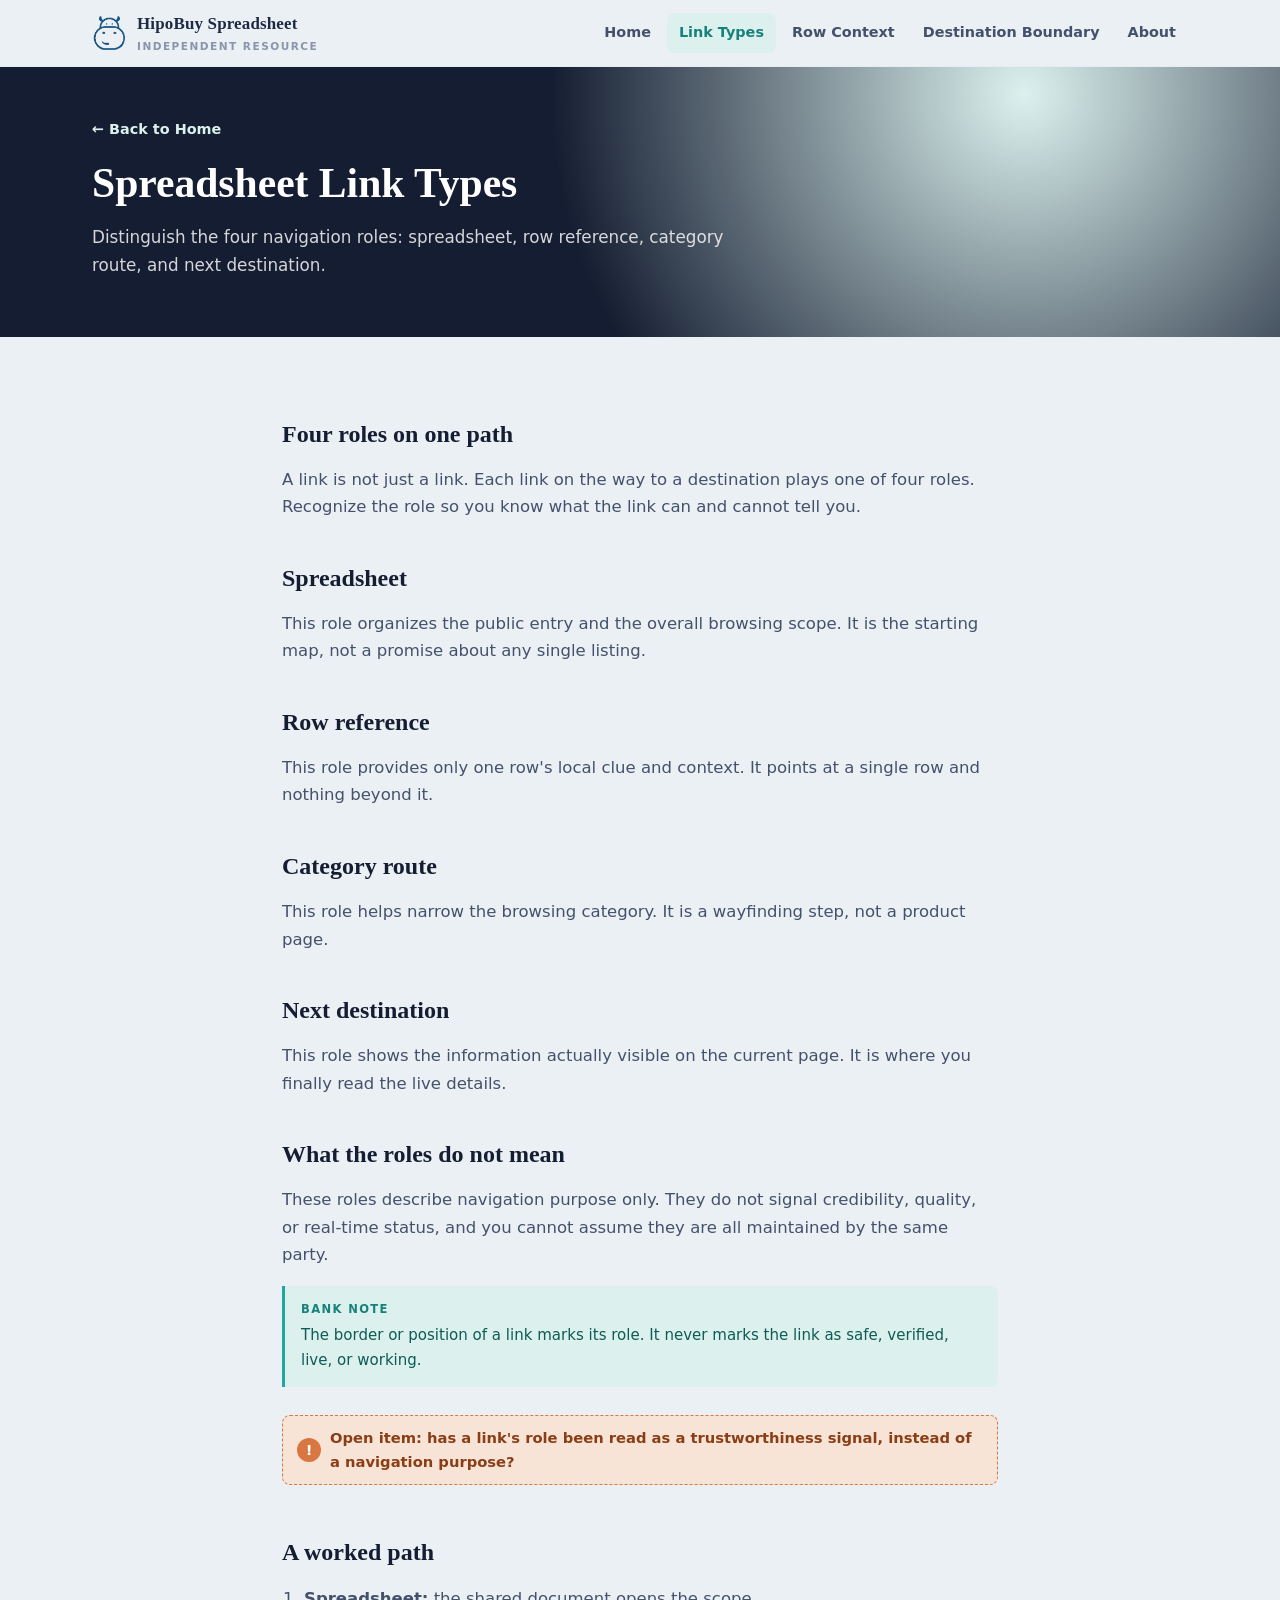
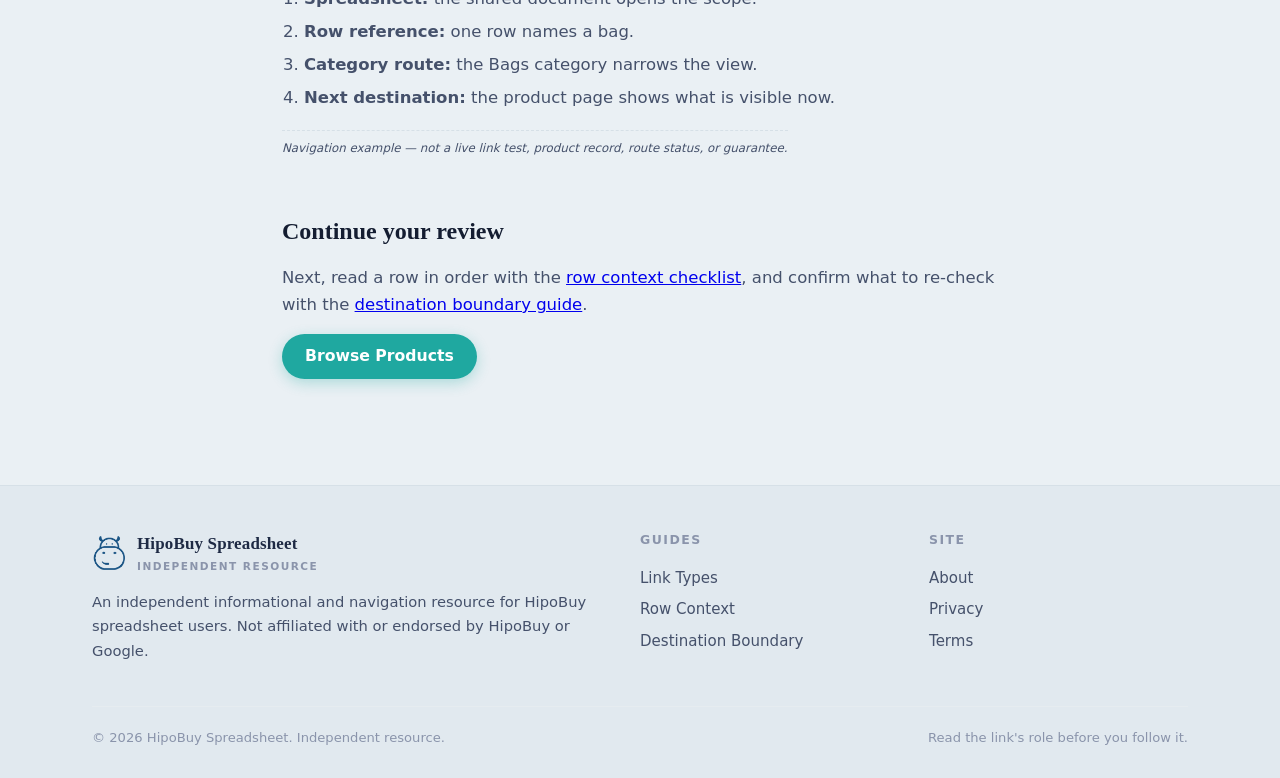
<file: spreadsheet-link-types/index.html>
<!DOCTYPE html>
<html lang="en">
<head>
  <meta charset="UTF-8">
  <meta name="viewport" content="width=device-width, initial-scale=1.0">
  <title>Spreadsheet Link Types | HipoBuy Spreadsheet</title>
  <meta name="description" content="Distinguish the four HipoBuy navigation roles: spreadsheet, row reference, category route, and next destination.">
  <link rel="canonical" href="https://repglide.github.io/hipobuy-spreadsheet/spreadsheet-link-types/">
  <link rel="icon" type="image/png" href="../assets/images/favicon.png">
  <link rel="stylesheet" href="../assets/css/styles.css">

  <meta property="og:type" content="article">
  <meta property="og:url" content="https://repglide.github.io/hipobuy-spreadsheet/spreadsheet-link-types/">
  <meta property="og:title" content="Spreadsheet Link Types | HipoBuy Spreadsheet">
  <meta property="og:description" content="Distinguish the four HipoBuy navigation roles: spreadsheet, row reference, category route, and next destination.">
  <meta name="twitter:card" content="summary">

  <script type="application/ld+json">
  {
    "@context": "https://schema.org",
    "@graph": [
      { "@type": "WebSite", "@id": "https://repglide.github.io/hipobuy-spreadsheet/#website", "url": "https://repglide.github.io/hipobuy-spreadsheet/", "name": "HipoBuy Spreadsheet & Link-Path Guide" },
      { "@type": "BreadcrumbList", "itemListElement": [
        { "@type": "ListItem", "position": 1, "name": "Home", "item": "https://repglide.github.io/hipobuy-spreadsheet/" },
        { "@type": "ListItem", "position": 2, "name": "Spreadsheet Link Types", "item": "https://repglide.github.io/hipobuy-spreadsheet/spreadsheet-link-types/" }
      ]},
      { "@type": "Article", "@id": "https://repglide.github.io/hipobuy-spreadsheet/spreadsheet-link-types/#article", "headline": "Spreadsheet Link Types", "description": "Distinguish the four HipoBuy navigation roles: spreadsheet, row reference, category route, and next destination.", "isPartOf": { "@id": "https://repglide.github.io/hipobuy-spreadsheet/#website" } }
    ]
  }
  </script>
</head>
<body>
  <a href="#main-content" class="skip-link">Skip to main content</a>

  <header class="site-header">
    <div class="container header-inner">
      <a href="../index.html" class="brand" aria-label="HipoBuy Spreadsheet Home">
        <img src="../assets/images/logo.png" alt="HipoBuy logo" width="34" height="34">
        <span class="brand-name">HipoBuy Spreadsheet<small>Independent Resource</small></span>
      </a>
      <button class="mobile-nav-toggle" aria-expanded="false" aria-label="Toggle navigation menu">
        <svg viewBox="0 0 24 24" fill="none" stroke="currentColor" stroke-width="2" width="22" height="22"><line x1="3" y1="6" x2="21" y2="6"></line><line x1="3" y1="12" x2="21" y2="12"></line><line x1="3" y1="18" x2="21" y2="18"></line></svg>
      </button>
      <nav class="main-nav" aria-label="Primary Navigation">
        <ul>
          <li><a href="../index.html">Home</a></li>
          <li><a href="../spreadsheet-link-types/" class="active">Link Types</a></li>
          <li><a href="../row-context-checklist/">Row Context</a></li>
          <li><a href="../destination-boundary-guide/">Destination Boundary</a></li>
          <li><a href="../about/">About</a></li>
        </ul>
      </nav>
    </div>
  </header>

  <main id="main-content">
    <section class="page-hero">
      <div class="container">
        <a class="back-link" href="../index.html">← Back to Home</a>
        <h1>Spreadsheet Link Types</h1>
        <p>Distinguish the four navigation roles: spreadsheet, row reference, category route, and next destination.</p>
      </div>
    </section>

    <div class="article-body">
      <h2>Four roles on one path</h2>
      <p>A link is not just a link. Each link on the way to a destination plays one of four roles. Recognize the role so you know what the link can and cannot tell you.</p>

      <h2>Spreadsheet</h2>
      <p>This role organizes the public entry and the overall browsing scope. It is the starting map, not a promise about any single listing.</p>

      <h2>Row reference</h2>
      <p>This role provides only one row's local clue and context. It points at a single row and nothing beyond it.</p>

      <h2>Category route</h2>
      <p>This role helps narrow the browsing category. It is a wayfinding step, not a product page.</p>

      <h2>Next destination</h2>
      <p>This role shows the information actually visible on the current page. It is where you finally read the live details.</p>

      <h2>What the roles do not mean</h2>
      <p>These roles describe navigation purpose only. They do not signal credibility, quality, or real-time status, and you cannot assume they are all maintained by the same party.</p>

      <div class="frame-note"><strong>Bank note</strong>The border or position of a link marks its role. It never marks the link as safe, verified, live, or working.</div>

      <div class="terra-note"><span class="qmark">!</span>Open item: has a link's role been read as a trustworthiness signal, instead of a navigation purpose?</div>

      <h2>A worked path</h2>
      <ol>
        <li><strong>Spreadsheet:</strong> the shared document opens the scope.</li>
        <li><strong>Row reference:</strong> one row names a bag.</li>
        <li><strong>Category route:</strong> the Bags category narrows the view.</li>
        <li><strong>Next destination:</strong> the product page shows what is visible now.</li>
      </ol>
      <p class="example-flag">Navigation example — not a live link test, product record, route status, or guarantee.</p>

      <h2>Continue your review</h2>
      <p>Next, read a row in order with the <a href="../row-context-checklist/">row context checklist</a>, and confirm what to re-check with the <a href="../destination-boundary-guide/">destination boundary guide</a>.</p>
      <p><a href="https://repglide.com/?agent=hipobuy" class="btn btn-primary" target="_blank" rel="nofollow noopener">Browse Products</a></p>
    </div>
  </main>

  <footer class="site-footer">
    <div class="container">
      <div class="footer-grid">
        <div class="footer-brand">
          <a href="../index.html" class="brand" aria-label="HipoBuy Spreadsheet Home">
            <img src="../assets/images/logo.png" alt="HipoBuy logo" width="30" height="30">
            <span class="brand-name">HipoBuy Spreadsheet<small>Independent Resource</small></span>
          </a>
          <p>An independent informational and navigation resource for HipoBuy spreadsheet users. Not affiliated with or endorsed by HipoBuy or Google.</p>
        </div>
        <div class="footer-col">
          <h4>Guides</h4>
          <ul>
            <li><a href="../spreadsheet-link-types/">Link Types</a></li>
            <li><a href="../row-context-checklist/">Row Context</a></li>
            <li><a href="../destination-boundary-guide/">Destination Boundary</a></li>
          </ul>
        </div>
        <div class="footer-col">
          <h4>Site</h4>
          <ul>
            <li><a href="../about/">About</a></li>
            <li><a href="../privacy/">Privacy</a></li>
            <li><a href="../terms/">Terms</a></li>
          </ul>
        </div>
      </div>
      <div class="footer-bottom">
        <span>&copy; <span id="year">2026</span> HipoBuy Spreadsheet. Independent resource.</span>
        <span>Read the link's role before you follow it.</span>
      </div>
    </div>
  </footer>

  <script src="../assets/js/main.js"></script>
</body>
</html>
</file>
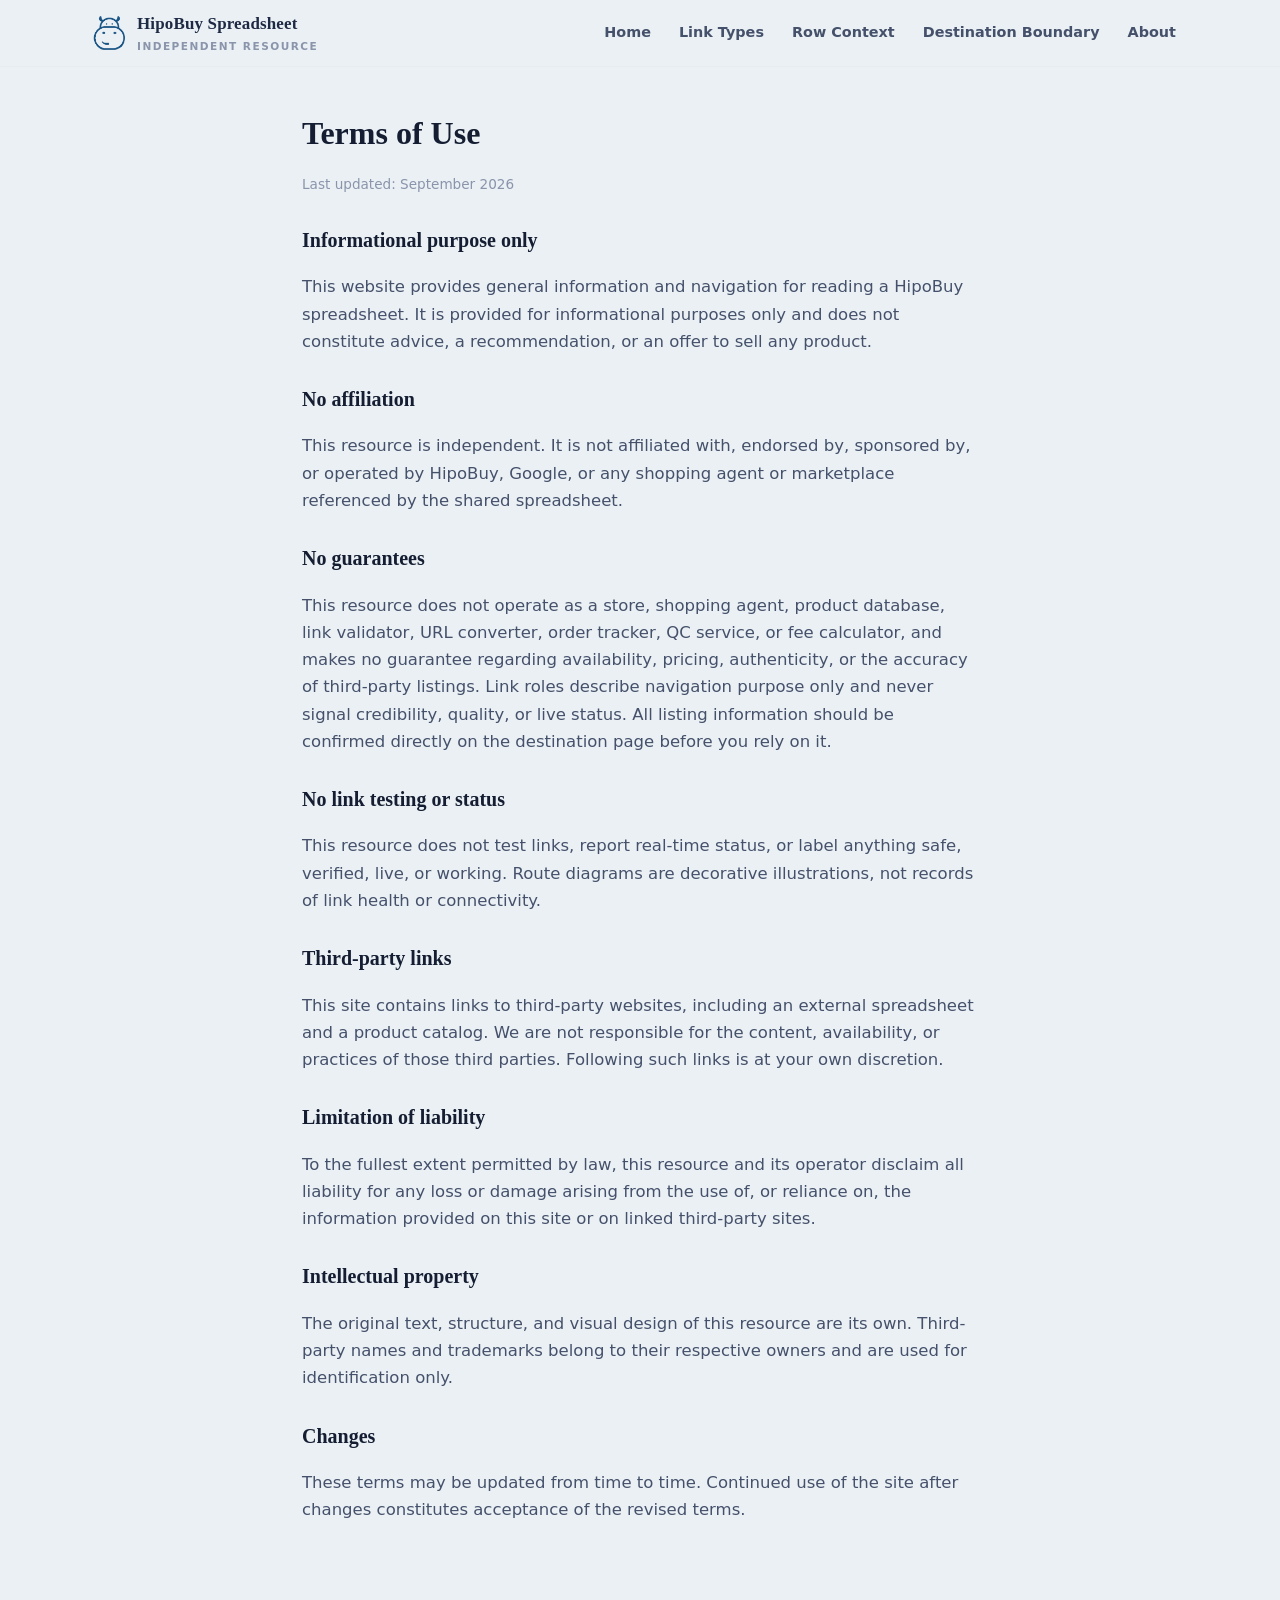
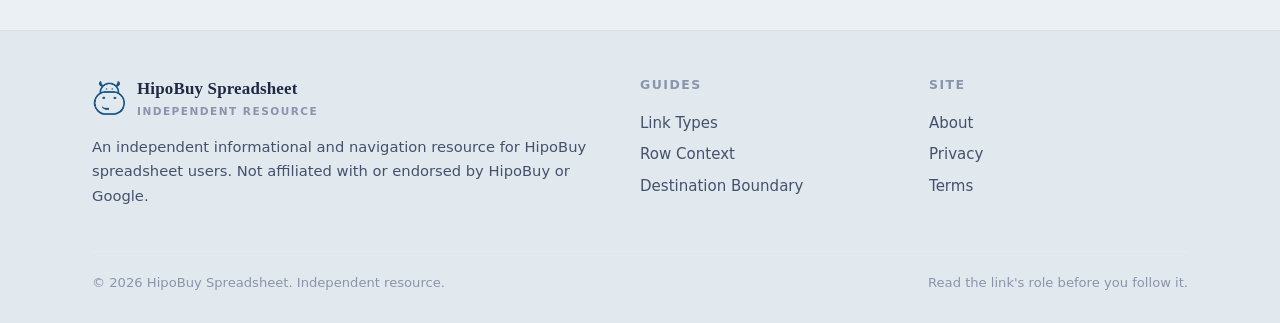
<file: terms/index.html>
<!DOCTYPE html>
<html lang="en">
<head>
  <meta charset="UTF-8">
  <meta name="viewport" content="width=device-width, initial-scale=1.0">
  <title>Terms of Use | HipoBuy Spreadsheet</title>
  <meta name="description" content="Terms of use for the HipoBuy Spreadsheet independent resource.">
  <link rel="canonical" href="https://repglide.github.io/hipobuy-spreadsheet/terms/">
  <link rel="icon" type="image/png" href="../assets/images/favicon.png">
  <link rel="stylesheet" href="../assets/css/styles.css">
  <meta name="robots" content="index, follow">
</head>
<body>
  <a href="#main-content" class="skip-link">Skip to main content</a>

  <header class="site-header">
    <div class="container header-inner">
      <a href="../index.html" class="brand" aria-label="HipoBuy Spreadsheet Home">
        <img src="../assets/images/logo.png" alt="HipoBuy logo" width="34" height="34">
        <span class="brand-name">HipoBuy Spreadsheet<small>Independent Resource</small></span>
      </a>
      <button class="mobile-nav-toggle" aria-expanded="false" aria-label="Toggle navigation menu">
        <svg viewBox="0 0 24 24" fill="none" stroke="currentColor" stroke-width="2" width="22" height="22"><line x1="3" y1="6" x2="21" y2="6"></line><line x1="3" y1="12" x2="21" y2="12"></line><line x1="3" y1="18" x2="21" y2="18"></line></svg>
      </button>
      <nav class="main-nav" aria-label="Primary Navigation">
        <ul>
          <li><a href="../index.html">Home</a></li>
          <li><a href="../spreadsheet-link-types/">Link Types</a></li>
          <li><a href="../row-context-checklist/">Row Context</a></li>
          <li><a href="../destination-boundary-guide/">Destination Boundary</a></li>
          <li><a href="../about/">About</a></li>
        </ul>
      </nav>
    </div>
  </header>

  <main id="main-content">
    <div class="legal-body">
      <h1>Terms of Use</h1>
      <p class="legal-date">Last updated: September 2026</p>

      <h2>Informational purpose only</h2>
      <p>This website provides general information and navigation for reading a HipoBuy spreadsheet. It is provided for informational purposes only and does not constitute advice, a recommendation, or an offer to sell any product.</p>

      <h2>No affiliation</h2>
      <p>This resource is independent. It is not affiliated with, endorsed by, sponsored by, or operated by HipoBuy, Google, or any shopping agent or marketplace referenced by the shared spreadsheet.</p>

      <h2>No guarantees</h2>
      <p>This resource does not operate as a store, shopping agent, product database, link validator, URL converter, order tracker, QC service, or fee calculator, and makes no guarantee regarding availability, pricing, authenticity, or the accuracy of third-party listings. Link roles describe navigation purpose only and never signal credibility, quality, or live status. All listing information should be confirmed directly on the destination page before you rely on it.</p>

      <h2>No link testing or status</h2>
      <p>This resource does not test links, report real-time status, or label anything safe, verified, live, or working. Route diagrams are decorative illustrations, not records of link health or connectivity.</p>

      <h2>Third-party links</h2>
      <p>This site contains links to third-party websites, including an external spreadsheet and a product catalog. We are not responsible for the content, availability, or practices of those third parties. Following such links is at your own discretion.</p>

      <h2>Limitation of liability</h2>
      <p>To the fullest extent permitted by law, this resource and its operator disclaim all liability for any loss or damage arising from the use of, or reliance on, the information provided on this site or on linked third-party sites.</p>

      <h2>Intellectual property</h2>
      <p>The original text, structure, and visual design of this resource are its own. Third-party names and trademarks belong to their respective owners and are used for identification only.</p>

      <h2>Changes</h2>
      <p>These terms may be updated from time to time. Continued use of the site after changes constitutes acceptance of the revised terms.</p>
    </div>
  </main>

  <footer class="site-footer">
    <div class="container">
      <div class="footer-grid">
        <div class="footer-brand">
          <a href="../index.html" class="brand" aria-label="HipoBuy Spreadsheet Home">
            <img src="../assets/images/logo.png" alt="HipoBuy logo" width="30" height="30">
            <span class="brand-name">HipoBuy Spreadsheet<small>Independent Resource</small></span>
          </a>
          <p>An independent informational and navigation resource for HipoBuy spreadsheet users. Not affiliated with or endorsed by HipoBuy or Google.</p>
        </div>
        <div class="footer-col">
          <h4>Guides</h4>
          <ul>
            <li><a href="../spreadsheet-link-types/">Link Types</a></li>
            <li><a href="../row-context-checklist/">Row Context</a></li>
            <li><a href="../destination-boundary-guide/">Destination Boundary</a></li>
          </ul>
        </div>
        <div class="footer-col">
          <h4>Site</h4>
          <ul>
            <li><a href="../about/">About</a></li>
            <li><a href="../privacy/">Privacy</a></li>
            <li><a href="../terms/">Terms</a></li>
          </ul>
        </div>
      </div>
      <div class="footer-bottom">
        <span>&copy; <span id="year">2026</span> HipoBuy Spreadsheet. Independent resource.</span>
        <span>Read the link's role before you follow it.</span>
      </div>
    </div>
  </footer>

  <script src="../assets/js/main.js"></script>
</body>
</html>
</file>
<file: assets/css/styles.css>
/* ==========================================================================
   HipoBuy Spreadsheet — Link Role Atlas / River Crossing theme
   Light river-mist blue-gray · deep indigo ink · duck teal (primary)
   · terracotta orange · reed green · soft sand gold
   Signatures: river bend, bank line, bridge tab, wayfinding notch,
   route token, destination stamp
   ========================================================================== */

:root {
  /* palette */
  --river:      #EAF0F4;
  --river-2:    #E1E9EF;
  --river-3:    #CFDCE4;
  --paper:      #FFFFFF;
  --indigo:     #1E2A44;
  --indigo-2:   #141D31;
  --indigo-soft:#45516B;
  --indigo-faint:#8A94AB;
  --teal:       #1FA8A0;
  --teal-d:     #17817A;
  --teal-s:     #DCF1EE;
  --terra:      #D97742;
  --terra-d:    #B25A2C;
  --terra-s:    #F8E4D7;
  --reed:       #7BA05B;
  --reed-d:     #5F8441;
  --reed-s:     #E6F0DD;
  --sand:       #D9B45C;
  --sand-d:     #B28A3A;
  --sand-s:     #F7EED6;
  --line:       #D6E0E7;
  --line-soft:  #E6ECF0;

  /* typography */
  --serif: Georgia, 'Times New Roman', Times, serif;
  --sans: system-ui, -apple-system, 'Segoe UI', Roboto, Helvetica, Arial, sans-serif;
  --mono: ui-monospace, SFMono-Regular, 'SF Mono', Menlo, Consolas, monospace;

  /* geometry */
  --radius: 14px;
  --radius-sm: 8px;
  --container: 1140px;
  --shadow-sm: 0 1px 2px rgba(30, 42, 68, 0.05), 0 2px 8px rgba(30, 42, 68, 0.06);
  --shadow-md: 0 4px 14px rgba(30, 42, 68, 0.10), 0 12px 32px rgba(30, 42, 68, 0.08);
}

* { box-sizing: border-box; }
html { scroll-behavior: smooth; -webkit-text-size-adjust: 100%; }

body {
  margin: 0;
  font-family: var(--sans);
  font-size: 16.5px;
  line-height: 1.65;
  color: var(--indigo);
  background: var(--river);
  -webkit-font-smoothing: antialiased;
  text-rendering: optimizeLegibility;
}

/* ---------- accessibility ---------- */
.skip-link { position: absolute; left: -9999px; top: 0; background: var(--indigo); color: #fff; padding: 10px 16px; z-index: 200; border-radius: 0 0 var(--radius-sm) 0; }
.skip-link:focus { left: 0; }
:focus-visible { outline: 3px solid var(--teal); outline-offset: 2px; border-radius: 3px; }
.visually-hidden { position: absolute !important; width: 1px; height: 1px; margin: -1px; padding: 0; border: 0; overflow: hidden; clip: rect(0 0 0 0); white-space: nowrap; }

/* ---------- layout ---------- */
.container { max-width: var(--container); margin: 0 auto; padding: 0 22px; }

/* ---------- header ---------- */
.site-header { position: sticky; top: 0; z-index: 100; background: rgba(234, 240, 244, 0.92); backdrop-filter: saturate(140%) blur(8px); border-bottom: 1px solid var(--line-soft); }
.header-inner { display: flex; align-items: center; gap: 20px; height: 66px; }
.brand { display: flex; align-items: center; gap: 11px; text-decoration: none; color: var(--indigo); }
.brand img { width: 34px; height: 34px; display: block; border-radius: 7px; }
.brand-name { font-family: var(--serif); font-weight: 700; font-size: 1.06rem; letter-spacing: 0.01em; }
.brand-name small { display: block; font-family: var(--sans); font-weight: 600; font-size: 0.66rem; color: var(--indigo-faint); letter-spacing: 0.14em; text-transform: uppercase; }

.main-nav { margin-left: auto; }
.main-nav ul { display: flex; align-items: center; gap: 4px; list-style: none; margin: 0; padding: 0; }
.main-nav a { display: block; padding: 8px 12px; text-decoration: none; color: var(--indigo-soft); font-weight: 600; font-size: 0.9rem; border-radius: var(--radius-sm); }
.main-nav a:hover { background: var(--river-2); color: var(--indigo); }
.main-nav a.active { color: var(--teal-d); background: var(--teal-s); }

.mobile-nav-toggle { display: none; margin-left: auto; width: 44px; height: 44px; border: 1px solid var(--line); background: #fff; border-radius: var(--radius-sm); cursor: pointer; color: var(--indigo); }
.mobile-nav-toggle svg { display: block; margin: 0 auto; }

@media (max-width: 860px) {
  .main-nav { display: none; }
  .mobile-nav-toggle { display: block; }
  .main-nav.open { display: block; position: absolute; left: 0; right: 0; top: 66px; background: #fff; border-bottom: 1px solid var(--line); box-shadow: var(--shadow-md); }
  .main-nav.open ul { flex-direction: column; align-items: stretch; gap: 2px; padding: 8px; }
  .main-nav.open a { padding: 12px 14px; }
}

/* ---------- buttons ---------- */
.btn { display: inline-flex; align-items: center; justify-content: center; gap: 8px; padding: 12px 22px; border-radius: 999px; text-decoration: none; font-weight: 700; font-size: 0.98rem; line-height: 1.2; border: 1.5px solid transparent; transition: transform 0.12s ease, box-shadow 0.12s ease, background 0.12s ease; }
.btn:active { transform: translateY(1px); }
.btn-primary { background: var(--teal); color: #fff; box-shadow: 0 4px 14px rgba(31, 168, 160, 0.30); }
.btn-primary:hover { background: var(--teal-d); box-shadow: 0 6px 18px rgba(31, 168, 160, 0.38); }
.btn-secondary { background: #fff; color: var(--indigo); border-color: var(--line); box-shadow: var(--shadow-sm); }
.btn-secondary:hover { border-color: var(--indigo-soft); background: #fff; }
.btn-sm { padding: 9px 16px; font-size: 0.88rem; }

/* ---------- hero ---------- */
.hero-section { padding: 56px 0 44px; position: relative; overflow: hidden; background: radial-gradient(circle at 85% 8%, var(--teal-s) 0, transparent 42%), radial-gradient(circle at 6% 92%, var(--sand-s) 0, transparent 40%); }
.hero-grid { display: grid; grid-template-columns: 1.05fr 0.95fr; gap: 44px; align-items: center; }
.hero-badge { display: inline-block; padding: 5px 13px; border-radius: 999px; background: var(--teal-s); color: var(--teal-d); font-weight: 700; font-size: 0.76rem; letter-spacing: 0.08em; text-transform: uppercase; }
.hero-title { font-family: var(--serif); font-size: clamp(2.05rem, 4.6vw, 3.1rem); line-height: 1.12; color: var(--indigo-2); margin: 18px 0 16px; font-weight: 700; }
.hero-title em { font-style: normal; color: var(--teal); }
.hero-description { font-size: 1.08rem; color: var(--indigo-soft); max-width: 34em; margin: 0 0 26px; }
.hero-actions { display: flex; flex-wrap: wrap; gap: 12px; }

/* hero river map */
.hero-visual { position: relative; display: flex; justify-content: center; }
.river-map { position: relative; width: 340px; height: 380px; }
.river-svg { position: absolute; inset: 0; width: 100%; height: 100%; overflow: visible; }

.sign {
  position: absolute; background: var(--paper); border-radius: 11px;
  padding: 7px 13px; font-family: var(--mono); font-size: 0.6rem; font-weight: 800;
  letter-spacing: 0.08em; text-transform: uppercase; box-shadow: var(--shadow-md); color: var(--indigo-2);
}
/* wayfinding notch (directional pointer at bottom) */
.sign::after { content: ""; position: absolute; bottom: -6px; left: 50%; transform: translateX(-50%); border-left: 6px solid transparent; border-right: 6px solid transparent; border-top: 6px solid var(--indigo-faint); }
.sign-spreadsheet { top: 20px; left: 10px; border: 2px solid var(--teal); }
.sign-spreadsheet::after { border-top-color: var(--teal); }
.sign-row { top: 92px; right: 6px; border: 2px dashed var(--terra); }
.sign-row::after { border-top-color: var(--terra); }
.sign-category { bottom: 118px; left: 8px; border: 2px dotted var(--reed-d); }
.sign-category::after { border-top-color: var(--reed-d); }
.sign-destination { bottom: 16px; right: 12px; border: 3px solid var(--sand-d); }
.sign-destination::after { border-top-color: var(--sand-d); }
.sign .s-tag { display: block; font-size: 0.5rem; letter-spacing: 0.1em; color: var(--indigo-faint); }

/* route tokens (waypoints) */
.route-token { position: absolute; width: 10px; height: 10px; border-radius: 50%; background: var(--teal); box-shadow: 0 0 0 3px var(--teal-s); }
.rt-1 { top: 62px; left: 150px; }
.rt-2 { top: 210px; right: 70px; }
.rt-3 { bottom: 60px; left: 110px; }

/* destination stamp */
.destination-stamp { position: absolute; bottom: 54px; right: 44px; width: 34px; height: 34px; border: 2px solid var(--terra); border-radius: 50%; color: var(--terra-d); display: grid; place-items: center; font-family: var(--mono); font-weight: 800; font-size: 0.85rem; transform: rotate(-12deg); opacity: 0.9; }

@media (max-width: 860px) {
  .hero-grid { grid-template-columns: 1fr; gap: 26px; }
  .hero-section { padding-top: 34px; }
  .river-map { width: 100%; max-width: 340px; }
}

/* ---------- section scaffolding ---------- */
.section { padding: 46px 0; }
.section-alt { background: var(--river-2); }
.section-header { max-width: 680px; margin: 0 auto 34px; text-align: center; }
.eyebrow { display: inline-block; font-size: 0.76rem; font-weight: 700; letter-spacing: 0.14em; text-transform: uppercase; color: var(--teal-d); }
.section-title { font-family: var(--serif); font-size: clamp(1.6rem, 3.4vw, 2.15rem); color: var(--indigo-2); margin: 10px 0 12px; line-height: 1.2; }
.section-lead { color: var(--indigo-soft); font-size: 1.02rem; margin: 0; }

/* ---------- category grid (riverbank path signs) ---------- */
.categories-section { padding-top: 10px; }
.cat-grid { display: grid; grid-template-columns: repeat(4, 1fr); gap: 14px; }
.cat-card {
  position: relative; display: flex; flex-direction: column; gap: 9px;
  background: #fff; border: 1px solid var(--line); border-radius: var(--radius);
  padding: 15px 16px 14px; text-decoration: none; color: var(--indigo);
  box-shadow: var(--shadow-sm); transition: transform 0.14s ease, box-shadow 0.14s ease, border-color 0.14s ease;
}
.cat-card:hover { transform: translateY(-3px); box-shadow: var(--shadow-md); border-color: var(--teal); }
/* wayfinding notch cut into the top edge */
.cat-card::before { content: ""; position: absolute; top: -1px; left: 50%; transform: translateX(-50%); border-left: 9px solid transparent; border-right: 9px solid transparent; border-top: 9px solid var(--teal); }
.cat-top { display: flex; align-items: flex-start; justify-content: space-between; }
.cat-code { font-family: var(--mono); font-size: 0.72rem; color: var(--indigo-faint); letter-spacing: 0.06em; }
.cat-spec { font-family: var(--serif); font-size: 1.5rem; font-weight: 800; color: var(--indigo-2); line-height: 1; }
.cat-icon { width: 28px; height: 28px; color: var(--teal-d); }
.cat-icon svg { width: 100%; height: 100%; }
.cat-name { font-weight: 700; color: var(--indigo-2); font-size: 0.97rem; line-height: 1.3; }
.cat-card .cat-arrow { margin-top: auto; font-size: 0.8rem; font-weight: 700; color: var(--teal-d); }
.cat-card::after { content: ""; position: absolute; top: 8px; right: 8px; width: 9px; height: 9px; border: 1.5px solid var(--indigo-faint); border-radius: 50%; opacity: 0.45; }

@media (max-width: 900px) {
  .cat-grid { grid-template-columns: repeat(2, 1fr); gap: 12px; }
  .cat-card { padding: 13px 13px 12px; }
}

/* ---------- duo grid ---------- */
.duo-grid { display: grid; grid-template-columns: 1fr 1fr; gap: 14px; }
.duo-col { background: #fff; border: 1px solid var(--line); border-radius: var(--radius); padding: 20px 22px; }
.duo-col h3 { margin: 0 0 10px; font-size: 1.02rem; display: flex; align-items: center; gap: 9px; color: var(--indigo-2); }
.duo-col ul { margin: 0; padding-left: 18px; color: var(--indigo-soft); font-size: 0.94rem; }
.duo-col ul li { margin: 6px 0; }
.duo-col .mark { flex: none; width: 22px; height: 22px; border-radius: 5px; display: grid; place-items: center; font-size: 0.78rem; color: #fff; font-family: var(--mono); }
.duo-col.is-a .mark { background: var(--teal); }
.duo-col.is-b .mark { background: var(--terra); }
@media (max-width: 720px) { .duo-grid { grid-template-columns: 1fr; } }

/* ---------- four roles (distinct borders) ---------- */
.role-grid { display: grid; grid-template-columns: repeat(4, 1fr); gap: 14px; }
.role-card { position: relative; background: #fff; border-radius: var(--radius); padding: 20px 18px 16px; box-shadow: var(--shadow-sm); }
.role-card .r-label { display: inline-block; font-family: var(--mono); font-size: 0.66rem; font-weight: 800; letter-spacing: 0.1em; text-transform: uppercase; margin-bottom: 8px; }
.role-card h3 { font-family: var(--serif); font-size: 1.12rem; color: var(--indigo-2); margin: 0 0 8px; }
.role-card p { color: var(--indigo-soft); font-size: 0.9rem; margin: 0; }
.role-card.r-spreadsheet { border: 2px solid var(--teal); }
.role-card.r-spreadsheet .r-label { color: var(--teal-d); }
.role-card.r-row { border: 2px dashed var(--terra); }
.role-card.r-row .r-label { color: var(--terra-d); }
.role-card.r-category { border: 2px dotted var(--reed-d); }
.role-card.r-category .r-label { color: var(--reed-d); }
.role-card.r-destination { border: 3px solid var(--sand-d); }
.role-card.r-destination .r-label { color: var(--sand-d); }
.role-legend { text-align: center; font-family: var(--mono); font-size: 0.68rem; letter-spacing: 0.05em; color: var(--indigo-faint); margin-top: 16px; }
@media (max-width: 900px) { .role-grid { grid-template-columns: repeat(2, 1fr); } }
@media (max-width: 640px) { .role-grid { grid-template-columns: 1fr; } }

/* ---------- crossing card ---------- */
.crossing-card { max-width: 760px; margin: 0 auto; background: var(--paper); border: 1px solid var(--line); border-radius: var(--radius); overflow: hidden; box-shadow: var(--shadow-md); }
.cc-top { display: grid; grid-template-columns: 1fr 110px 1fr; align-items: stretch; }
.cc-bank { padding: 20px 18px; display: flex; flex-direction: column; gap: 8px; }
.cc-bank .cc-label { font-family: var(--mono); font-size: 0.66rem; font-weight: 800; letter-spacing: 0.1em; text-transform: uppercase; }
.cc-bank.cc-left .cc-label { color: var(--teal-d); }
.cc-bank.cc-right .cc-label { color: var(--terra-d); }
.cc-line { display: block; height: 7px; border-radius: 2px; background: var(--river-3); }
.cc-line.w80 { width: 80%; }
.cc-line.w70 { width: 70%; }
.cc-line.w60 { width: 60%; }
.cc-line.w50 { width: 50%; }
.cc-bridge { position: relative; background: var(--sand-s); border-left: 2px dashed var(--sand-d); border-right: 2px dashed var(--sand-d); display: flex; align-items: center; justify-content: center; }
.bridge-tab { writing-mode: vertical-rl; transform: rotate(180deg); font-family: var(--mono); font-size: 0.66rem; font-weight: 800; letter-spacing: 0.12em; text-transform: uppercase; color: var(--sand-d); }
.cc-footer { padding: 12px 18px; background: var(--river-2); border-top: 1px solid var(--line); text-align: center; font-family: var(--mono); font-size: 0.66rem; font-weight: 800; letter-spacing: 0.1em; text-transform: uppercase; color: var(--indigo-faint); }
@media (max-width: 640px) {
  .cc-top { grid-template-columns: 1fr; }
  .cc-bridge { padding: 12px; }
  .bridge-tab { writing-mode: horizontal-tb; transform: none; }
}

/* ---------- row context (four steps) ---------- */
.context-grid { display: grid; grid-template-columns: repeat(4, 1fr); gap: 14px; }
.context-step { position: relative; background: #fff; border: 1px solid var(--line); border-radius: var(--radius); padding: 22px 18px 18px; box-shadow: var(--shadow-sm); }
.context-step::before { content: ""; position: absolute; top: 0; left: 0; right: 0; height: 4px; border-radius: var(--radius) var(--radius) 0 0; background: var(--teal); }
.context-step[data-c="2"]::before { background: var(--terra); }
.context-step[data-c="3"]::before { background: var(--reed); }
.context-step[data-c="4"]::before { background: var(--sand); }
.context-step .c-num { display: block; font-family: var(--mono); font-size: 0.66rem; font-weight: 800; letter-spacing: 0.1em; color: var(--teal-d); text-transform: uppercase; }
.context-step h3 { font-family: var(--serif); font-size: 1.12rem; color: var(--indigo-2); margin: 8px 0 6px; }
.context-step p { color: var(--indigo-soft); font-size: 0.9rem; margin: 0; }
@media (max-width: 900px) { .context-grid { grid-template-columns: repeat(2, 1fr); } }
@media (max-width: 640px) { .context-grid { grid-template-columns: 1fr; } }

/* ---------- signatures ---------- */
.frame-note { border-left: 3px solid var(--teal); background: var(--teal-s); padding: 14px 16px; border-radius: 0 var(--radius-sm) var(--radius-sm) 0; margin: 18px 0; font-size: 0.94rem; color: #0E5B54; }
.frame-note strong { display: block; font-size: 0.72rem; letter-spacing: 0.12em; text-transform: uppercase; margin-bottom: 4px; color: var(--teal-d); }

.terra-note { display: inline-flex; align-items: center; gap: 9px; padding: 10px 14px; border: 1px dashed var(--terra); border-radius: var(--radius-sm); background: var(--terra-s); color: #8A3E16; font-weight: 600; font-size: 0.92rem; margin: 10px 0; }
.terra-note .qmark { flex: none; width: 24px; height: 24px; border-radius: 50%; background: var(--terra); color: #fff; display: grid; place-items: center; font-weight: 800; }

.reed-note { display: inline-flex; align-items: center; gap: 9px; padding: 10px 14px; border: 1px solid var(--reed-d); border-radius: var(--radius-sm); background: var(--reed-s); color: #3B5A1E; font-weight: 600; font-size: 0.92rem; margin: 10px 0; }
.reed-note .qmark { flex: none; width: 24px; height: 24px; border-radius: 50%; background: var(--reed-d); color: #fff; display: grid; place-items: center; font-weight: 800; }

.example-flag { display: inline-block; margin-top: 14px; font-size: 0.74rem; color: var(--indigo-faint); font-style: italic; border-top: 1px dashed var(--line); padding-top: 8px; }

/* ---------- stop list ---------- */
.stop-list { list-style: none; margin: 0; padding: 0; max-width: 760px; margin-inline: auto; }
.stop-list li { display: flex; gap: 14px; align-items: flex-start; padding: 14px 16px; margin: 10px 0; background: #fff; border: 1px solid var(--line); border-radius: var(--radius); box-shadow: var(--shadow-sm); }
.stop-list .s-num { flex: none; width: 30px; height: 30px; border-radius: 50%; display: grid; place-items: center; background: var(--terra-s); color: var(--terra-d); font-weight: 800; font-size: 0.82rem; font-family: var(--mono); }
.stop-list p { margin: 0; color: var(--indigo-soft); font-size: 0.96rem; }
.stop-list strong { color: var(--indigo-2); }

/* ---------- guide entry cards ---------- */
.guide-grid { display: grid; grid-template-columns: repeat(3, 1fr); gap: 16px; }
.guide-card { display: flex; flex-direction: column; background: #fff; border: 1px solid var(--line); border-radius: var(--radius); padding: 24px 22px; text-decoration: none; color: var(--indigo); box-shadow: var(--shadow-sm); transition: transform 0.14s ease, box-shadow 0.14s ease; }
.guide-card:hover { transform: translateY(-3px); box-shadow: var(--shadow-md); }
.guide-card .guide-num { font-family: var(--mono); font-size: 0.78rem; color: var(--teal-d); letter-spacing: 0.1em; }
.guide-card h3 { font-family: var(--serif); font-size: 1.24rem; color: var(--indigo-2); margin: 8px 0 10px; }
.guide-card p { color: var(--indigo-soft); font-size: 0.95rem; margin: 0 0 16px; }
.guide-card .guide-cta { margin-top: auto; font-weight: 700; color: var(--teal-d); font-size: 0.9rem; }
@media (max-width: 900px) { .guide-grid { grid-template-columns: 1fr; } }

/* ---------- FAQ ---------- */
.faq-list { max-width: 760px; margin: 0 auto; }
details.faq-item { background: #fff; border: 1px solid var(--line); border-radius: var(--radius); margin: 10px 0; box-shadow: var(--shadow-sm); overflow: hidden; }
details.faq-item summary { cursor: pointer; list-style: none; padding: 16px 20px; font-weight: 700; color: var(--indigo-2); display: flex; align-items: center; justify-content: space-between; gap: 14px; }
details.faq-item summary::-webkit-details-marker { display: none; }
details.faq-item summary::after { content: "+"; font-size: 1.5rem; font-weight: 400; color: var(--teal); line-height: 1; }
details.faq-item[open] summary::after { content: "–"; }
.faq-item .faq-body { padding: 0 20px 18px; color: var(--indigo-soft); font-size: 0.96rem; }
.faq-item .faq-body p { margin: 0 0 10px; }

/* ---------- final CTA ---------- */
.final-cta { background: var(--indigo-2); color: #fff; border-radius: 20px; padding: 44px 40px; text-align: center; position: relative; overflow: hidden; }
.final-cta::before { content: ""; position: absolute; inset: 0; opacity: 0.35; background: radial-gradient(circle at 15% 20%, var(--teal) 0, transparent 40%), radial-gradient(circle at 85% 80%, var(--terra) 0, transparent 40%); }
.final-cta h2 { font-family: var(--serif); font-size: clamp(1.5rem, 3.2vw, 2.1rem); margin: 0 0 12px; position: relative; }
.final-cta p { color: rgba(255,255,255,0.82); max-width: 30em; margin: 0 auto 24px; position: relative; }
.final-cta .btn-primary { position: relative; }

/* ---------- footer ---------- */
.site-footer { border-top: 1px solid var(--line); background: var(--river-2); padding: 44px 0 30px; margin-top: 30px; }
.footer-grid { display: grid; grid-template-columns: 2fr 1fr 1fr; gap: 30px; }
.footer-brand p { color: var(--indigo-soft); font-size: 0.92rem; max-width: 34em; }
.footer-col h4 { font-size: 0.78rem; letter-spacing: 0.12em; text-transform: uppercase; color: var(--indigo-faint); margin: 0 0 12px; }
.footer-col ul { list-style: none; margin: 0; padding: 0; }
.footer-col a { color: var(--indigo-soft); text-decoration: none; font-size: 0.94rem; line-height: 2.1; }
.footer-col a:hover { color: var(--teal-d); }
.footer-bottom { margin-top: 28px; padding-top: 20px; border-top: 1px solid var(--line-soft); font-size: 0.82rem; color: var(--indigo-faint); display: flex; flex-wrap: wrap; gap: 8px 20px; justify-content: space-between; }
@media (max-width: 720px) { .footer-grid { grid-template-columns: 1fr; } }

/* ---------- article / guide pages ---------- */
.page-hero { background: radial-gradient(circle at 80% 10%, var(--teal-s) 0, transparent 45%), var(--indigo-2); color: #fff; padding: 48px 0 40px; position: relative; overflow: hidden; }
.page-hero .container { position: relative; }
.page-hero h1 { font-family: var(--serif); font-size: clamp(1.8rem, 4vw, 2.6rem); margin: 12px 0 12px; line-height: 1.15; color: #fff; }
.page-hero p { color: rgba(255,255,255,0.82); max-width: 40em; font-size: 1.05rem; }

.article-body { max-width: 760px; margin: 0 auto; padding: 40px 22px 60px; }
.article-body h2 { font-family: var(--serif); font-size: 1.5rem; color: var(--indigo-2); margin: 38px 0 12px; }
.article-body h3 { font-size: 1.12rem; color: var(--indigo-2); margin: 26px 0 8px; }
.article-body p { color: var(--indigo-soft); margin: 0 0 16px; }
.article-body ul, .article-body ol { color: var(--indigo-soft); margin: 0 0 18px; padding-left: 22px; }
.article-body li { margin: 6px 0; }
.article-body blockquote { margin: 22px 0; padding: 16px 20px; background: var(--river-2); border-left: 4px solid var(--teal); border-radius: 0 var(--radius-sm) var(--radius-sm) 0; color: var(--indigo-soft); font-family: var(--serif); font-size: 1.06rem; }

.back-link { display: inline-flex; align-items: center; gap: 6px; color: var(--teal-s); font-weight: 700; text-decoration: none; font-size: 0.9rem; margin-bottom: 6px; }
.back-link:hover { text-decoration: underline; }

/* legal pages */
.legal-body { max-width: 720px; margin: 0 auto; padding: 40px 22px 60px; }
.legal-body h1 { font-family: var(--serif); color: var(--indigo-2); font-size: 2rem; margin: 0 0 6px; }
.legal-body .legal-date { color: var(--indigo-faint); font-size: 0.85rem; margin-bottom: 24px; }
.legal-body h2 { font-family: var(--serif); font-size: 1.25rem; color: var(--indigo-2); margin: 28px 0 8px; }
.legal-body p, .legal-body li { color: var(--indigo-soft); }
.legal-body ul { padding-left: 22px; }

/* 404 */
.notfound { text-align: center; padding: 70px 22px 80px; }
.notfound .big { font-family: var(--serif); font-size: clamp(4rem, 14vw, 7rem); color: var(--indigo-2); margin: 0; line-height: 1; }
.notfound h1 { font-family: var(--serif); color: var(--indigo-2); margin: 8px 0 12px; }
.notfound p { color: var(--indigo-soft); max-width: 30em; margin: 0 auto 24px; }
</file>
